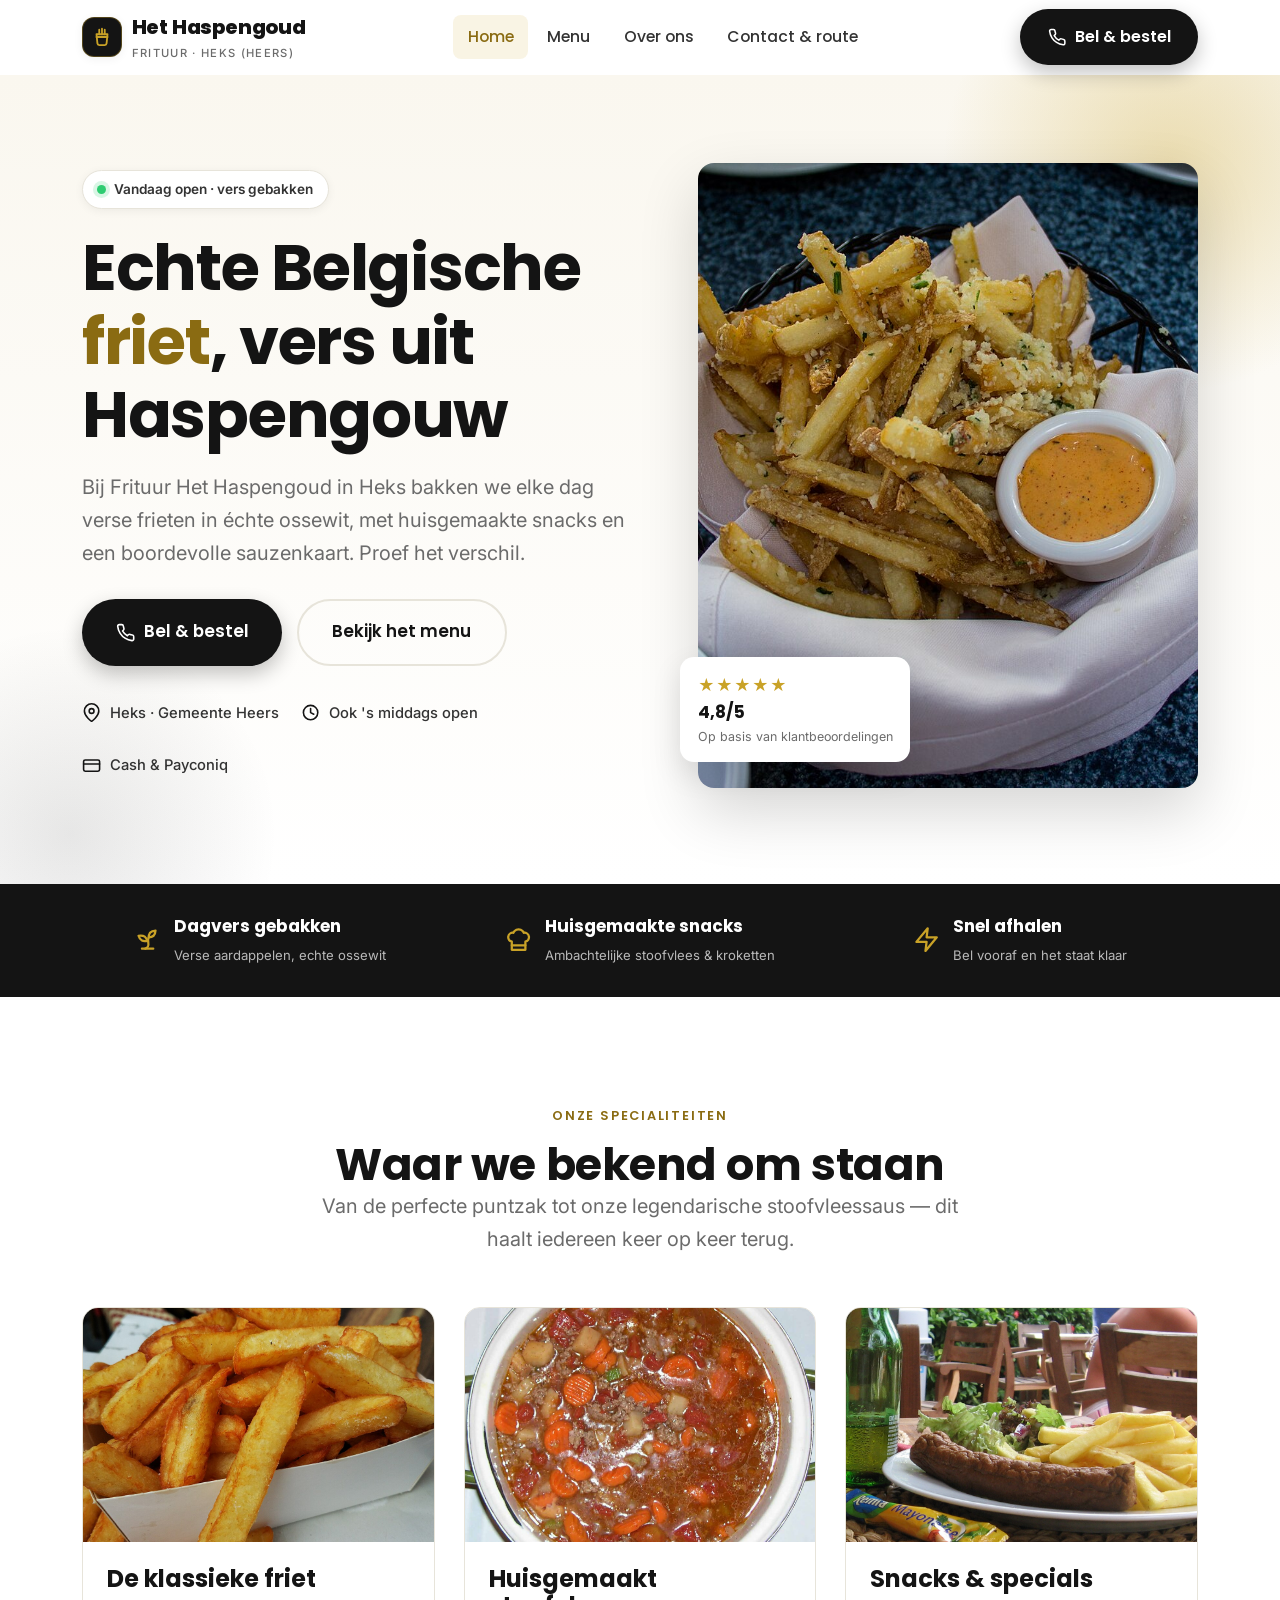
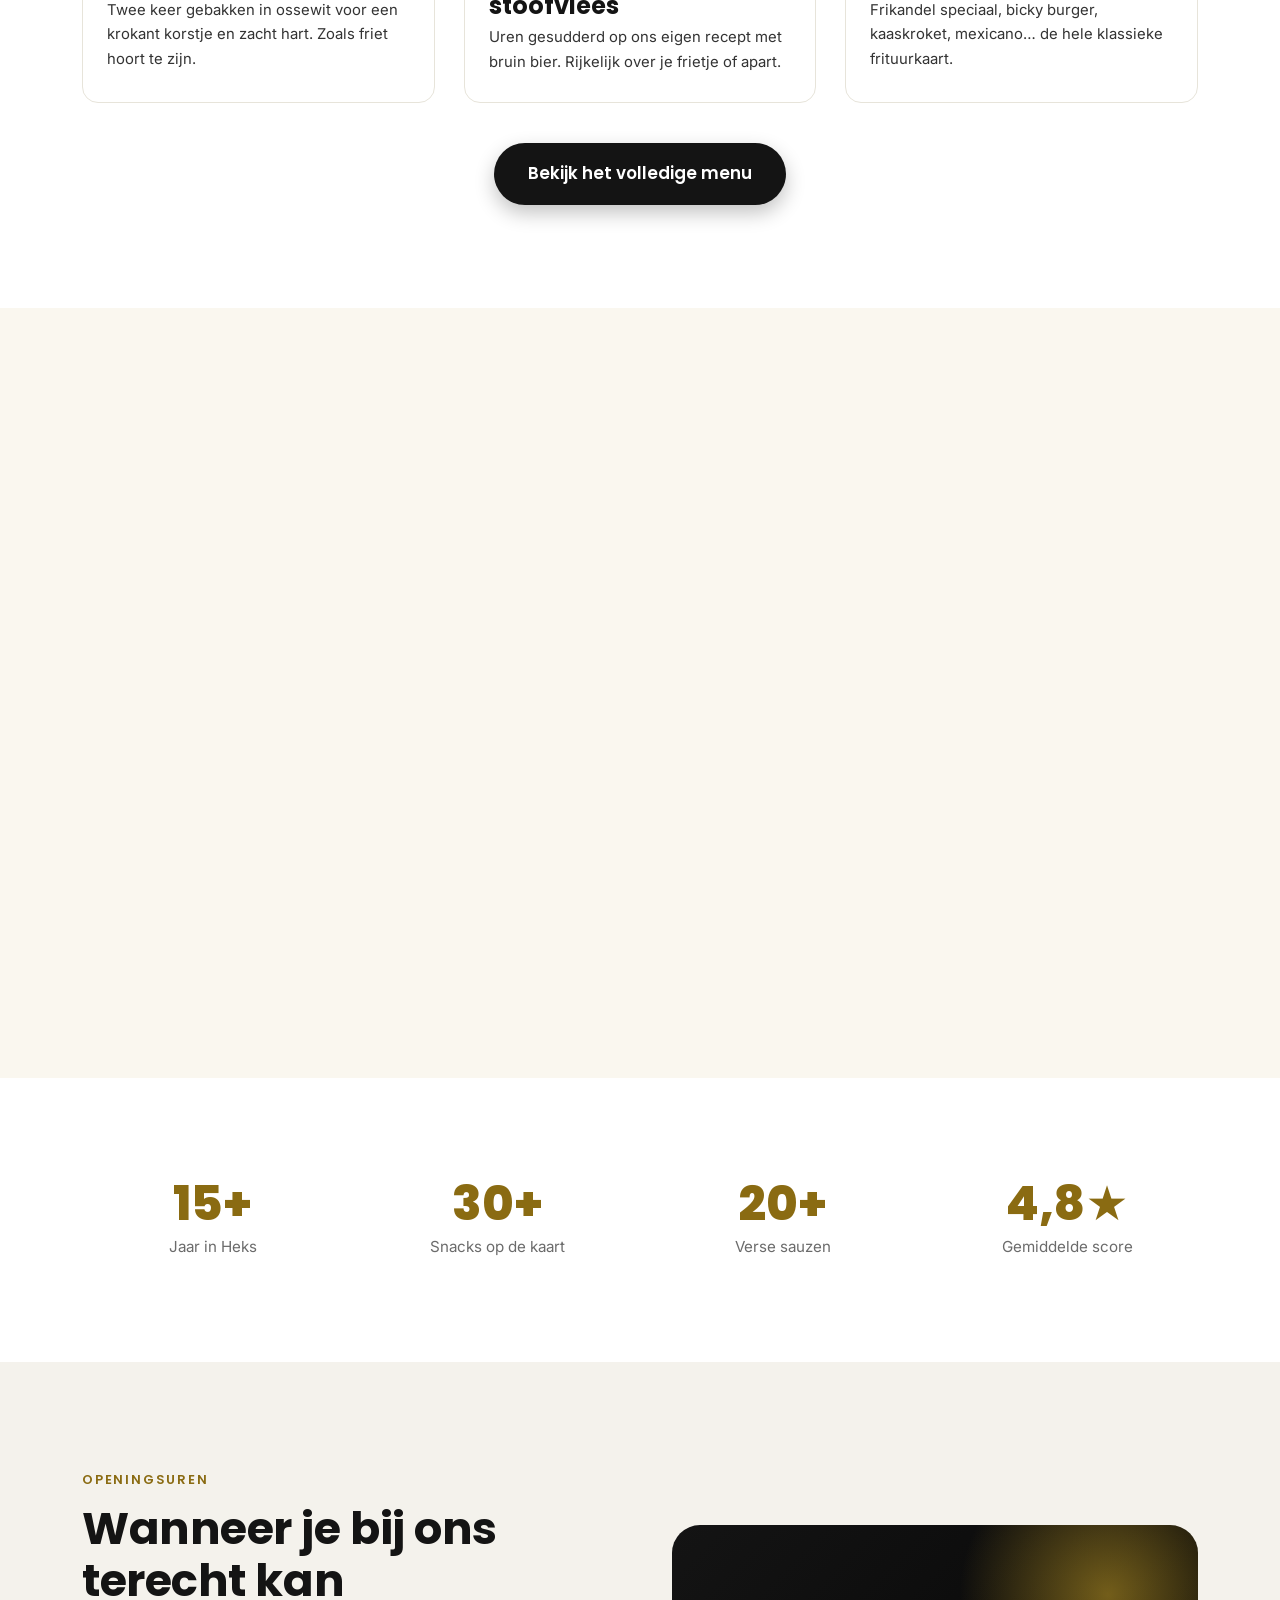
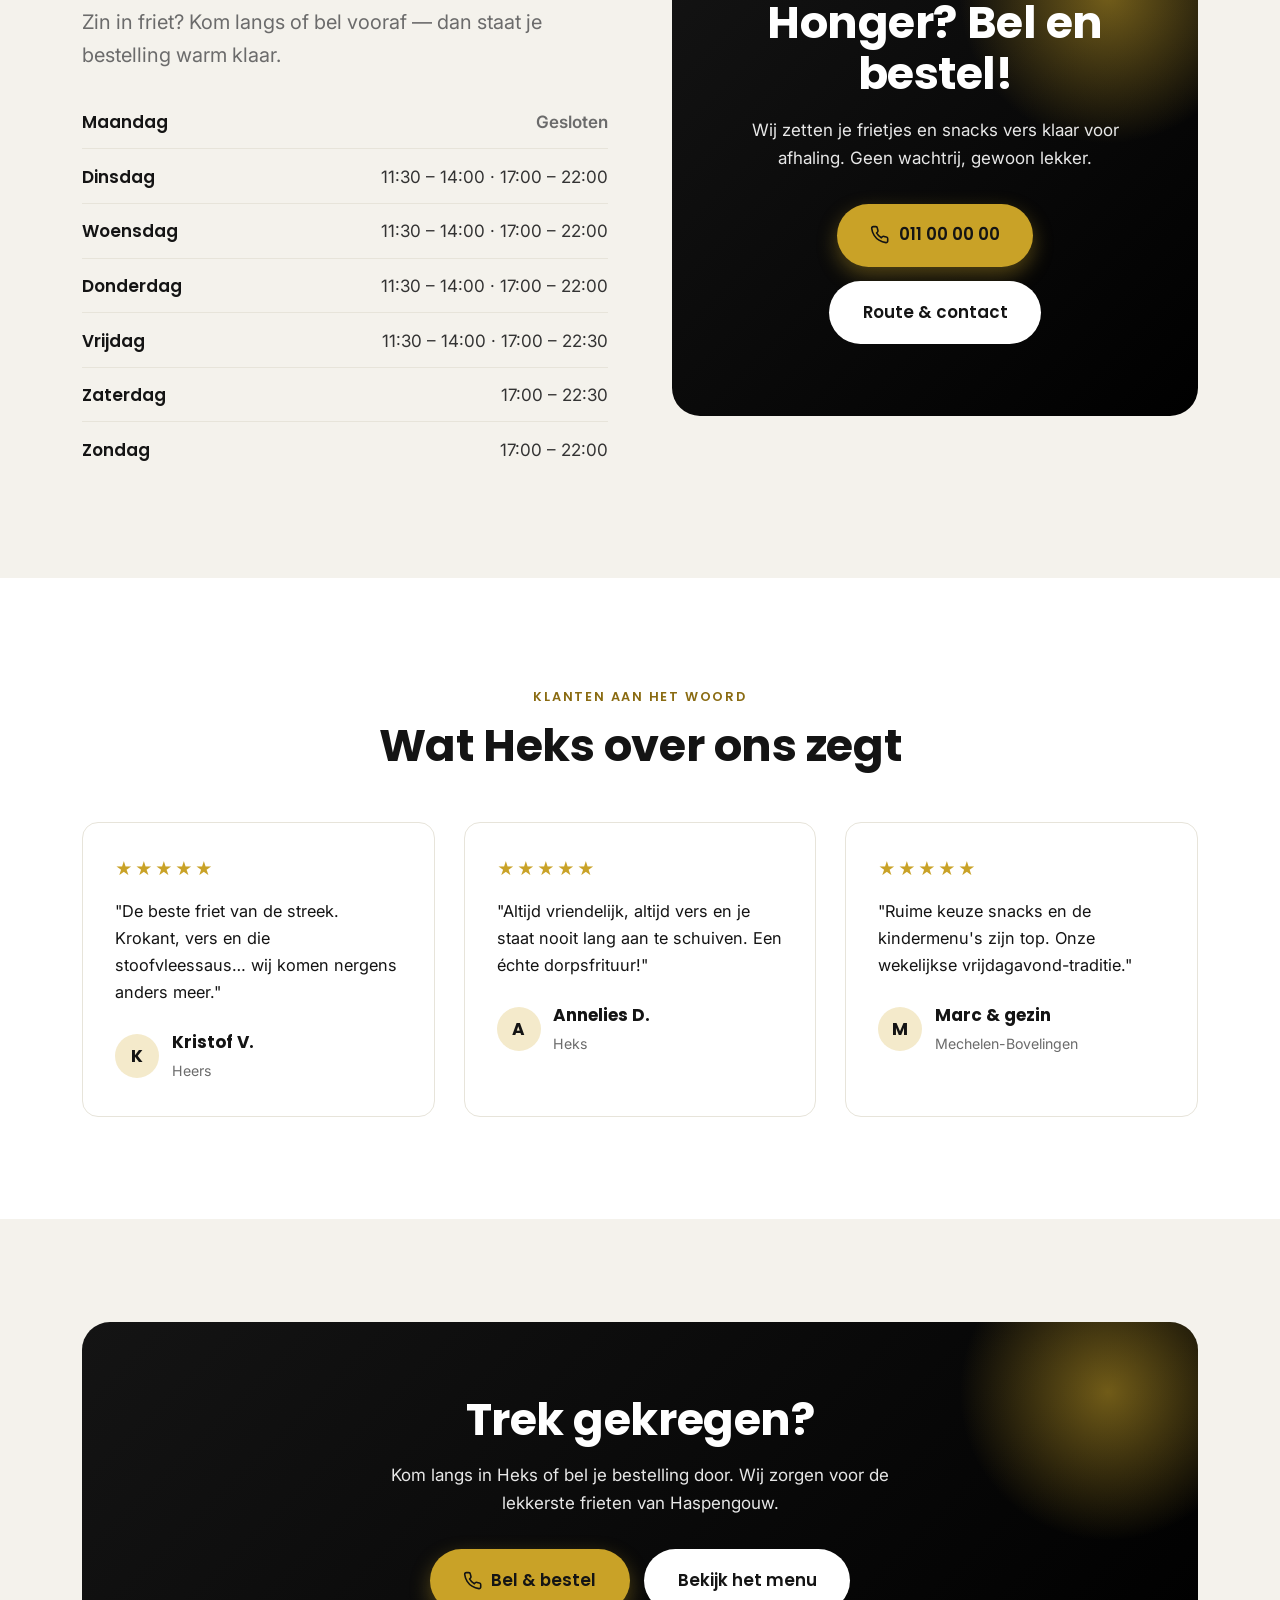
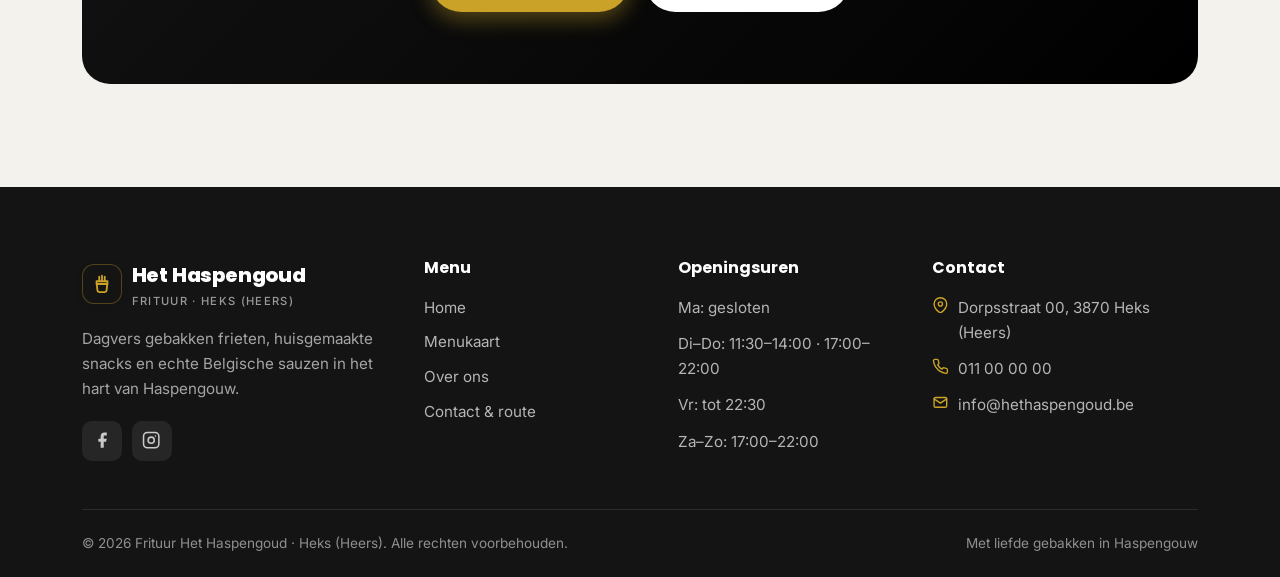
<file: index.html>
<!DOCTYPE html>
<html lang="nl">
<head>
  <meta charset="UTF-8" />
  <meta name="viewport" content="width=device-width, initial-scale=1.0" />
  <title>Frituur Het Haspengoud — Verse Belgische friet in Heks (Heers)</title>
  <meta name="description" content="Frituur Het Haspengoud in Heks (Heers): dagvers gebakken frieten, huisgemaakte snacks en echte Belgische sauzen. Afhalen? Bel en bestel of kom langs in Haspengouw." />
  <meta name="keywords" content="frituur Heks, frituur Heers, friet Haspengouw, frituur Limburg, verse friet, snackbar Heers" />

  <!-- Open Graph -->
  <meta property="og:type" content="restaurant" />
  <meta property="og:title" content="Frituur Het Haspengoud — Verse Belgische friet in Heks (Heers)" />
  <meta property="og:description" content="Dagvers gebakken frieten, huisgemaakte snacks en echte Belgische sauzen in het hart van Haspengouw." />
  <meta property="og:locale" content="nl_BE" />
  <meta property="og:image" content="images/hero-friet.jpg" />

  <link rel="preconnect" href="https://fonts.googleapis.com" />
  <link rel="preconnect" href="https://fonts.gstatic.com" crossorigin />
  <link href="https://fonts.googleapis.com/css2?family=Poppins:wght@500;600;700;800&family=Inter:wght@400;500;600&display=swap" rel="stylesheet" />
  <link rel="stylesheet" href="styles.css" />
</head>
<body>

  <!-- ============ SVG ICON SPRITE (verborgen) ============ -->
  <svg xmlns="http://www.w3.org/2000/svg" style="display:none" aria-hidden="true">
    <symbol id="i-fries" viewBox="0 0 24 24"><path d="M6 9h12l-1 10a2 2 0 0 1-2 1.8H9a2 2 0 0 1-2-1.8L6 9z"/><path d="M9 9V4M12 9V3M15 9V4"/><path d="M6 12h12"/></symbol>
    <symbol id="i-sprout" viewBox="0 0 24 24"><path d="M7 20h10"/><path d="M10 20c5.5-2.5.8-6.4 3-10"/><path d="M9.5 9.4c1.1.8 1.8 2.2 2.3 3.7-2 .4-3.5.4-4.8-.3-1.2-.6-2.3-1.9-3-4.2 2.8-.5 4.4 0 5.5.8z"/><path d="M14.1 6a7 7 0 0 0-1.1 4c1.9-.1 3.3-.6 4.3-1.4 1-1 1.6-2.3 1.7-4.6-2.7.1-4 1-4.9 2z"/></symbol>
    <symbol id="i-chef" viewBox="0 0 24 24"><path d="M6 13.87A4 4 0 0 1 7.41 6a5.11 5.11 0 0 1 1.05-1.54 5 5 0 0 1 7.08 0A5.11 5.11 0 0 1 16.59 6 4 4 0 0 1 18 13.87V21H6Z"/><line x1="6" y1="17" x2="18" y2="17"/></symbol>
    <symbol id="i-bolt" viewBox="0 0 24 24"><polygon points="13 2 3 14 12 14 11 22 21 10 12 10 13 2"/></symbol>
    <symbol id="i-phone" viewBox="0 0 24 24"><path d="M22 16.92v3a2 2 0 0 1-2.18 2 19.79 19.79 0 0 1-8.63-3.07 19.5 19.5 0 0 1-6-6 19.79 19.79 0 0 1-3.07-8.67A2 2 0 0 1 4.11 2h3a2 2 0 0 1 2 1.72c.13.96.36 1.9.7 2.81a2 2 0 0 1-.45 2.11L8.09 9.91a16 16 0 0 0 6 6l1.27-1.27a2 2 0 0 1 2.11-.45c.91.34 1.85.57 2.81.7A2 2 0 0 1 22 16.92z"/></symbol>
    <symbol id="i-pin" viewBox="0 0 24 24"><path d="M21 10c0 7-9 13-9 13s-9-6-9-13a9 9 0 0 1 18 0z"/><circle cx="12" cy="10" r="3"/></symbol>
    <symbol id="i-clock" viewBox="0 0 24 24"><circle cx="12" cy="12" r="9"/><polyline points="12 7 12 12 16 14"/></symbol>
    <symbol id="i-mail" viewBox="0 0 24 24"><rect x="3" y="5" width="18" height="14" rx="2"/><path d="m3 7 9 6 9-6"/></symbol>
    <symbol id="i-card" viewBox="0 0 24 24"><rect x="2" y="5" width="20" height="14" rx="2"/><line x1="2" y1="10" x2="22" y2="10"/></symbol>
    <symbol id="i-flame" viewBox="0 0 24 24"><path d="M8.5 14.5A2.5 2.5 0 0 0 11 12c0-1.38-.5-2-1-3-1.07-2.14-.22-4.05 2-6 .5 2.5 2 4.9 4 6.5 2 1.6 3 3.5 3 5.5a7 7 0 1 1-14 0c0-1.15.43-2.29 1-3a2.5 2.5 0 0 0 2.5 2.5z"/></symbol>
    <symbol id="i-heart" viewBox="0 0 24 24"><path d="M20.8 4.6a5.5 5.5 0 0 0-7.8 0L12 5.7l-1.1-1.1a5.5 5.5 0 1 0-7.8 7.8l1.1 1.1L12 21.2l7.8-7.8 1.1-1.1a5.5 5.5 0 0 0 0-7.8z"/></symbol>
    <symbol id="i-check" viewBox="0 0 24 24"><polyline points="20 6 9 17 4 12"/></symbol>
    <symbol id="i-facebook" viewBox="0 0 24 24"><path d="M18 2h-3a5 5 0 0 0-5 5v3H7v4h3v8h4v-8h3l1-4h-4V7a1 1 0 0 1 1-1h3z"/></symbol>
    <symbol id="i-instagram" viewBox="0 0 24 24"><rect x="2" y="2" width="20" height="20" rx="5"/><circle cx="12" cy="12" r="4"/><line x1="17.5" y1="6.5" x2="17.51" y2="6.5"/></symbol>
  </svg>

  <!-- ============ HEADER ============ -->
  <header class="site-header">
    <div class="container nav">
      <a href="index.html" class="brand" aria-label="Frituur Het Haspengoud — home">
        <span class="brand__mark"><svg class="ico"><use href="#i-fries"/></svg></span>
        <span>Het Haspengoud<small>Frituur · Heks (Heers)</small></span>
      </a>

      <nav class="nav-links" aria-label="Hoofdmenu">
        <a href="index.html">Home</a>
        <a href="menu.html">Menu</a>
        <a href="over-ons.html">Over ons</a>
        <a href="contact.html">Contact &amp; route</a>
      </nav>

      <div class="nav-cta">
        <!-- VERVANG telefoonnummer overal door je échte nummer -->
        <a href="tel:+3211000000" class="btn btn--primary nav-call" aria-label="Bel en bestel"><svg class="ico"><use href="#i-phone"/></svg><span class="nav-call__label"> Bel &amp; bestel</span></a>
        <button class="nav-toggle" aria-label="Menu openen" aria-expanded="false" aria-controls="hoofdmenu">
          <span></span><span></span><span></span>
        </button>
      </div>
    </div>
  </header>

  <main>
    <!-- ============ HERO ============ -->
    <section class="hero">
      <div class="container hero__grid">
        <div class="hero__content reveal">
          <span class="hero__badge"><span class="dot"></span> Vandaag open · vers gebakken</span>
          <h1>Echte Belgische <span>friet</span>, vers uit Haspengouw</h1>
          <p class="lead">Bij Frituur Het Haspengoud in Heks bakken we elke dag verse frieten in échte ossewit, met huisgemaakte snacks en een boordevolle sauzenkaart. Proef het verschil.</p>
          <div class="btn-row">
            <a href="tel:+3211000000" class="btn btn--primary btn--lg"><svg class="ico"><use href="#i-phone"/></svg> Bel &amp; bestel</a>
            <a href="menu.html" class="btn btn--ghost btn--lg">Bekijk het menu</a>
          </div>
          <div class="hero__meta">
            <div><span class="ic"><svg class="ico"><use href="#i-pin"/></svg></span> Heks · Gemeente Heers</div>
            <div><span class="ic"><svg class="ico"><use href="#i-clock"/></svg></span> Ook 's middags open</div>
            <div><span class="ic"><svg class="ico"><use href="#i-card"/></svg></span> Cash &amp; Payconiq</div>
          </div>
        </div>

        <div class="hero__media reveal d1">
          <!-- FOTO: vervang gerust door een eigen sfeerfoto van je frituur -->
          <img src="images/hero-friet.jpg" alt="Puntzak verse Belgische frieten van Frituur Het Haspengoud" />
          <div class="hero__float">
            <div>
              <div class="stars">★★★★★</div>
              <strong>4,8/5</strong>
              <small>Op basis van klantbeoordelingen</small>
            </div>
          </div>
        </div>
      </div>
    </section>

    <!-- ============ USP STRIP ============ -->
    <section class="strip">
      <div class="container">
        <div class="strip__item"><span class="ic"><svg class="ico"><use href="#i-sprout"/></svg></span><div><strong>Dagvers gebakken</strong><small>Verse aardappelen, echte ossewit</small></div></div>
        <div class="strip__item"><span class="ic"><svg class="ico"><use href="#i-chef"/></svg></span><div><strong>Huisgemaakte snacks</strong><small>Ambachtelijke stoofvlees &amp; kroketten</small></div></div>
        <div class="strip__item"><span class="ic"><svg class="ico"><use href="#i-bolt"/></svg></span><div><strong>Snel afhalen</strong><small>Bel vooraf en het staat klaar</small></div></div>
      </div>
    </section>

    <!-- ============ SPECIALITEITEN ============ -->
    <section class="section">
      <div class="container">
        <div class="section-head text-center reveal">
          <span class="eyebrow">Onze specialiteiten</span>
          <h2>Waar we bekend om staan</h2>
          <p class="lead">Van de perfecte puntzak tot onze legendarische stoofvleessaus — dit haalt iedereen keer op keer terug.</p>
        </div>

        <div class="grid grid--3">
          <article class="spec-card reveal">
            <img src="images/friet.jpg" alt="Puntzak verse frieten met mayonaise" />
            <div class="spec-card__body">
              <h3>De klassieke friet</h3>
              <p>Twee keer gebakken in ossewit voor een krokant korstje en zacht hart. Zoals friet hoort te zijn.</p>
            </div>
          </article>
          <article class="spec-card reveal d1">
            <img src="images/stoofvlees.jpg" alt="Huisgemaakt Vlaams stoofvlees" />
            <div class="spec-card__body">
              <h3>Huisgemaakt stoofvlees</h3>
              <p>Uren gesudderd op ons eigen recept met bruin bier. Rijkelijk over je frietje of apart.</p>
            </div>
          </article>
          <article class="spec-card reveal d2">
            <img src="images/snacks.jpg" alt="Verse gefrituurde snacks zoals frikandel" />
            <div class="spec-card__body">
              <h3>Snacks &amp; specials</h3>
              <p>Frikandel speciaal, bicky burger, kaaskroket, mexicano… de hele klassieke frituurkaart.</p>
            </div>
          </article>
        </div>

        <div class="btn-row center" style="margin-top:2.5rem">
          <a href="menu.html" class="btn btn--primary btn--lg">Bekijk het volledige menu</a>
        </div>
      </div>
    </section>

    <!-- ============ OVER / SPLIT ============ -->
    <section class="section section--cream">
      <div class="container split">
        <div class="reveal">
          <img src="images/frituur.jpg" alt="Sfeerbeeld van een gezellige frituur" />
        </div>
        <div class="reveal d1">
          <span class="eyebrow">Over Het Haspengoud</span>
          <h2>Een échte dorpsfrituur in het hart van Haspengouw</h2>
          <p>Frituur Het Haspengoud is meer dan een frituur — het is een vaste stop voor jong en oud in Heks en omstreken. We werken met verse streekaardappelen, bakken alles op het moment zelf en kennen onze klanten bij naam.</p>
          <ul class="split__list">
            <li><span class="ck"><svg class="ico"><use href="#i-check"/></svg></span> Verse aardappelen, elke dag opnieuw gesneden en gebakken</li>
            <li><span class="ck"><svg class="ico"><use href="#i-check"/></svg></span> Huisgemaakt stoofvlees, curry en kroketten</li>
            <li><span class="ck"><svg class="ico"><use href="#i-check"/></svg></span> Ruime parking en vlot afhalen</li>
            <li><span class="ck"><svg class="ico"><use href="#i-check"/></svg></span> Vriendelijke service met een glimlach</li>
          </ul>
          <div class="btn-row" style="margin-top:1.6rem">
            <a href="over-ons.html" class="btn btn--ghost">Lees ons verhaal</a>
          </div>
        </div>
      </div>
    </section>

    <!-- ============ STATS ============ -->
    <section class="section">
      <div class="container">
        <div class="stats">
          <div class="reveal"><div class="stat__num">15+</div><div class="stat__label">Jaar in Heks</div></div>
          <div class="reveal d1"><div class="stat__num">30+</div><div class="stat__label">Snacks op de kaart</div></div>
          <div class="reveal d2"><div class="stat__num">20+</div><div class="stat__label">Verse sauzen</div></div>
          <div class="reveal d3"><div class="stat__num">4,8★</div><div class="stat__label">Gemiddelde score</div></div>
        </div>
      </div>
    </section>

    <!-- ============ OPENINGSUREN + CTA ============ -->
    <section class="section section--soft" id="uren">
      <div class="container split">
        <div class="reveal">
          <span class="eyebrow">Openingsuren</span>
          <h2>Wanneer je bij ons terecht kan</h2>
          <p class="lead">Zin in friet? Kom langs of bel vooraf — dan staat je bestelling warm klaar.</p>
          <!-- PAS DE OPENINGSUREN AAN naar je échte uren -->
          <div class="hours" style="margin-top:1.5rem">
            <div class="hours__row closed"><span class="hours__day">Maandag</span><span class="hours__time">Gesloten</span></div>
            <div class="hours__row"><span class="hours__day">Dinsdag</span><span class="hours__time">11:30 – 14:00 · 17:00 – 22:00</span></div>
            <div class="hours__row"><span class="hours__day">Woensdag</span><span class="hours__time">11:30 – 14:00 · 17:00 – 22:00</span></div>
            <div class="hours__row"><span class="hours__day">Donderdag</span><span class="hours__time">11:30 – 14:00 · 17:00 – 22:00</span></div>
            <div class="hours__row"><span class="hours__day">Vrijdag</span><span class="hours__time">11:30 – 14:00 · 17:00 – 22:30</span></div>
            <div class="hours__row"><span class="hours__day">Zaterdag</span><span class="hours__time">17:00 – 22:30</span></div>
            <div class="hours__row"><span class="hours__day">Zondag</span><span class="hours__time">17:00 – 22:00</span></div>
          </div>
        </div>
        <div class="reveal d1">
          <div class="cta-block">
            <h2>Honger? Bel en bestel!</h2>
            <p>Wij zetten je frietjes en snacks vers klaar voor afhaling. Geen wachtrij, gewoon lekker.</p>
            <div class="btn-row">
              <a href="tel:+3211000000" class="btn btn--yellow btn--lg"><svg class="ico"><use href="#i-phone"/></svg> 011 00 00 00</a>
              <a href="contact.html" class="btn btn--light btn--lg">Route &amp; contact</a>
            </div>
          </div>
        </div>
      </div>
    </section>

    <!-- ============ TESTIMONIALS ============ -->
    <section class="section">
      <div class="container">
        <div class="section-head text-center reveal">
          <span class="eyebrow">Klanten aan het woord</span>
          <h2>Wat Heks over ons zegt</h2>
        </div>
        <div class="grid grid--3">
          <div class="quote-card reveal">
            <div class="stars">★★★★★</div>
            <p>"De beste friet van de streek. Krokant, vers en die stoofvleessaus… wij komen nergens anders meer."</p>
            <div class="quote-card__who"><span class="quote-card__avatar">K</span><div><strong>Kristof V.</strong><small>Heers</small></div></div>
          </div>
          <div class="quote-card reveal d1">
            <div class="stars">★★★★★</div>
            <p>"Altijd vriendelijk, altijd vers en je staat nooit lang aan te schuiven. Een échte dorpsfrituur!"</p>
            <div class="quote-card__who"><span class="quote-card__avatar">A</span><div><strong>Annelies D.</strong><small>Heks</small></div></div>
          </div>
          <div class="quote-card reveal d2">
            <div class="stars">★★★★★</div>
            <p>"Ruime keuze snacks en de kindermenu's zijn top. Onze wekelijkse vrijdagavond-traditie."</p>
            <div class="quote-card__who"><span class="quote-card__avatar">M</span><div><strong>Marc &amp; gezin</strong><small>Mechelen-Bovelingen</small></div></div>
          </div>
        </div>
      </div>
    </section>

    <!-- ============ SLOT CTA ============ -->
    <section class="section section--soft">
      <div class="container">
        <div class="cta-block reveal">
          <h2>Trek gekregen?</h2>
          <p>Kom langs in Heks of bel je bestelling door. Wij zorgen voor de lekkerste frieten van Haspengouw.</p>
          <div class="btn-row">
            <a href="tel:+3211000000" class="btn btn--yellow btn--lg"><svg class="ico"><use href="#i-phone"/></svg> Bel &amp; bestel</a>
            <a href="menu.html" class="btn btn--light btn--lg">Bekijk het menu</a>
          </div>
        </div>
      </div>
    </section>
  </main>

  <!-- ============ FOOTER ============ -->
  <footer class="site-footer">
    <div class="container">
      <div class="footer-grid">
        <div class="footer-brand">
          <a href="index.html" class="brand"><span class="brand__mark"><svg class="ico"><use href="#i-fries"/></svg></span><span>Het Haspengoud<small>Frituur · Heks (Heers)</small></span></a>
          <p>Dagvers gebakken frieten, huisgemaakte snacks en echte Belgische sauzen in het hart van Haspengouw.</p>
          <div class="socials">
            <!-- VERVANG # door je échte social media links -->
            <a href="#" aria-label="Facebook"><svg class="ico ico--fill"><use href="#i-facebook"/></svg></a>
            <a href="#" aria-label="Instagram"><svg class="ico"><use href="#i-instagram"/></svg></a>
          </div>
        </div>
        <div>
          <h4>Menu</h4>
          <nav class="footer-links">
            <a href="index.html">Home</a>
            <a href="menu.html">Menukaart</a>
            <a href="over-ons.html">Over ons</a>
            <a href="contact.html">Contact &amp; route</a>
          </nav>
        </div>
        <div>
          <h4>Openingsuren</h4>
          <ul class="footer-contact">
            <li>Ma: gesloten</li>
            <li>Di–Do: 11:30–14:00 · 17:00–22:00</li>
            <li>Vr: tot 22:30</li>
            <li>Za–Zo: 17:00–22:00</li>
          </ul>
        </div>
        <div>
          <h4>Contact</h4>
          <ul class="footer-contact">
            <!-- VERVANG met je échte gegevens -->
            <li><svg class="ico"><use href="#i-pin"/></svg> Dorpsstraat 00, 3870 Heks (Heers)</li>
            <li><svg class="ico"><use href="#i-phone"/></svg> <a href="tel:+3211000000">011 00 00 00</a></li>
            <li><svg class="ico"><use href="#i-mail"/></svg> <a href="mailto:info@hethaspengoud.be">info@hethaspengoud.be</a></li>
          </ul>
        </div>
      </div>
      <div class="footer-bottom">
        <span>© <span data-year>2025</span> Frituur Het Haspengoud · Heks (Heers). Alle rechten voorbehouden.</span>
        <span>Met liefde gebakken in Haspengouw</span>
      </div>
    </div>
  </footer>

  <script src="scripts.js"></script>
</body>
</html>
</file>
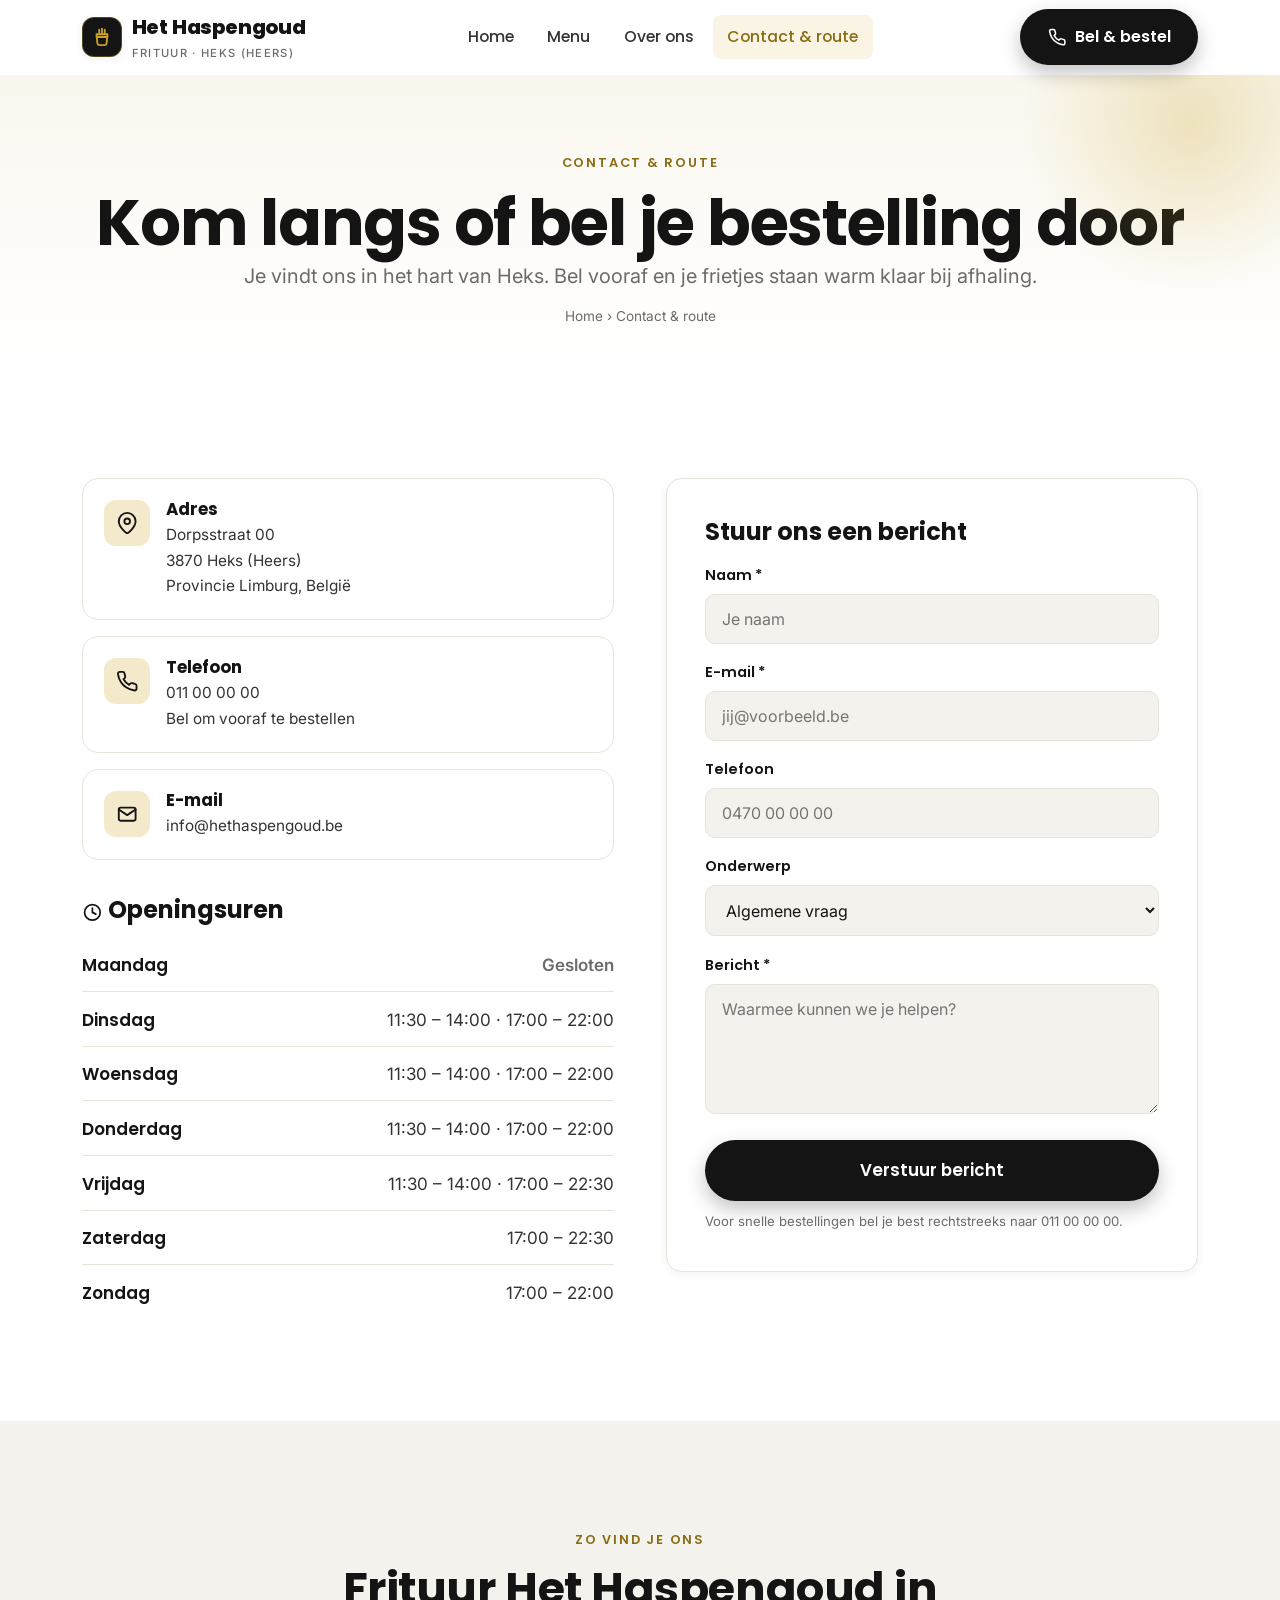
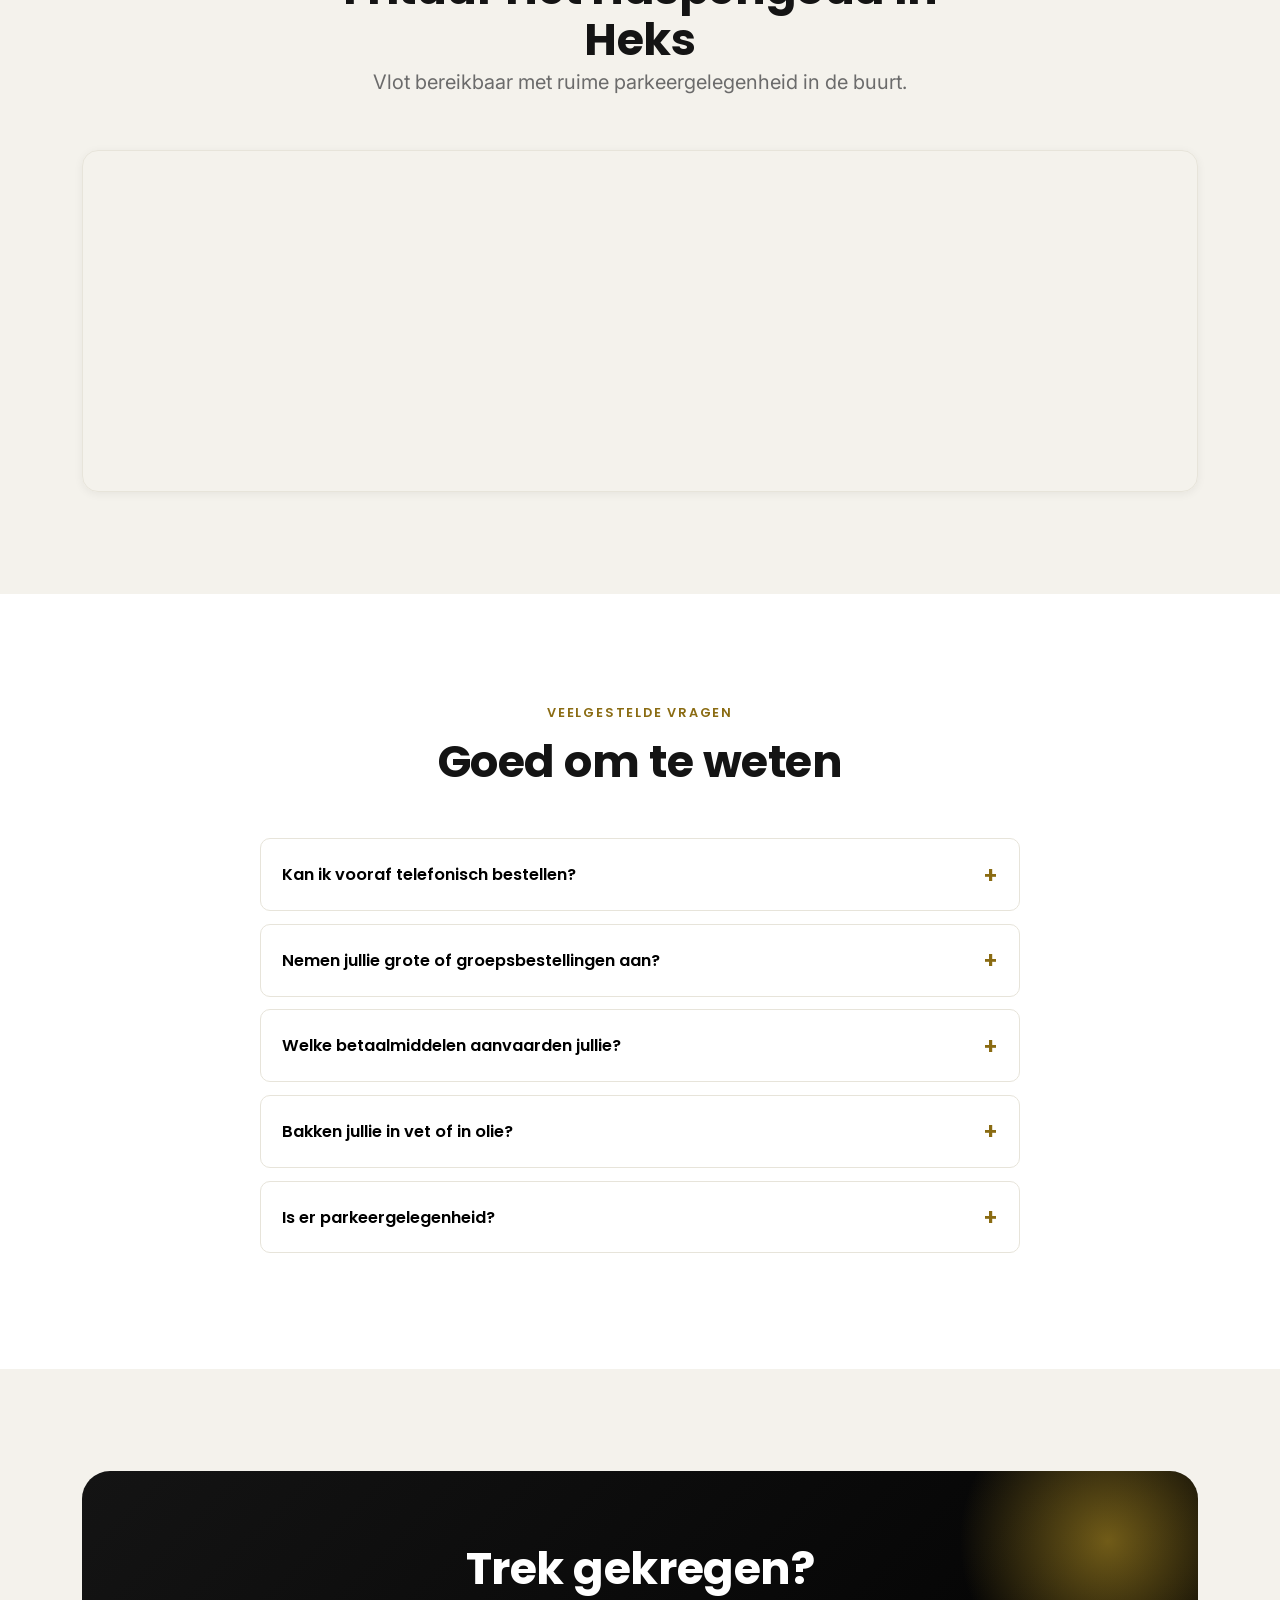
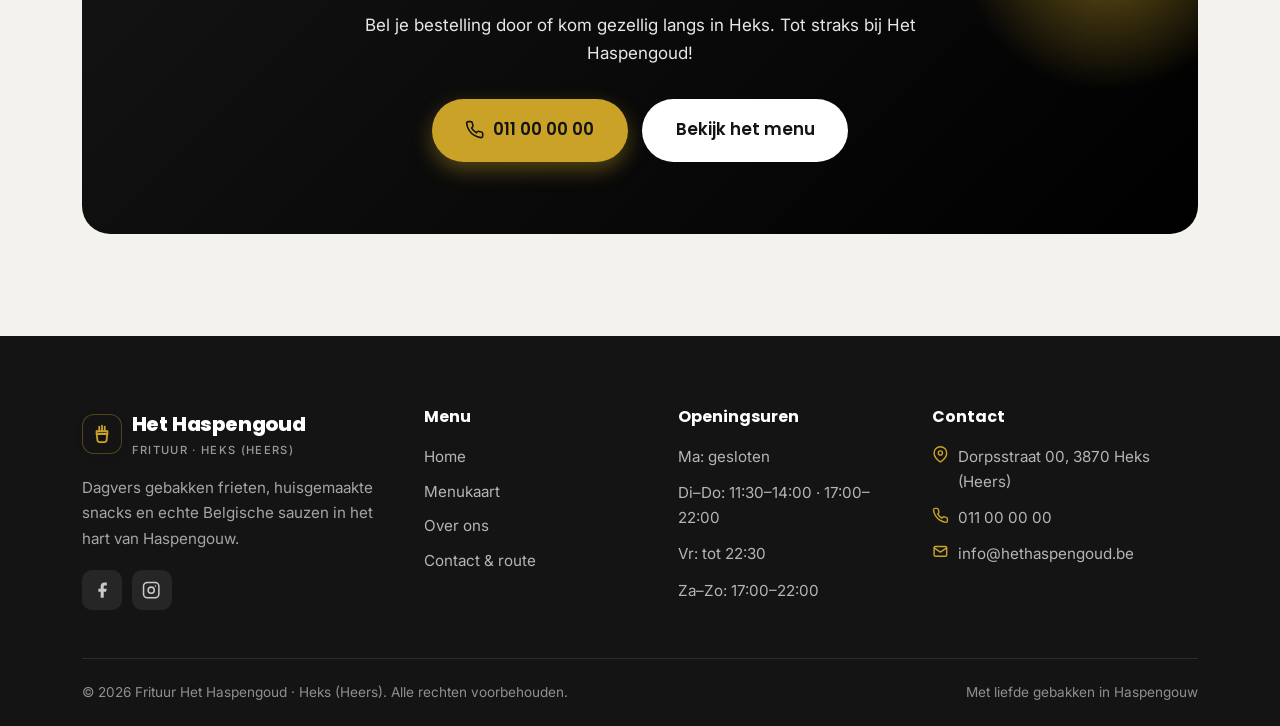
<file: contact.html>
<!DOCTYPE html>
<html lang="nl">
<head>
  <meta charset="UTF-8" />
  <meta name="viewport" content="width=device-width, initial-scale=1.0" />
  <title>Contact &amp; route — Frituur Het Haspengoud, Heks (Heers)</title>
  <meta name="description" content="Contacteer Frituur Het Haspengoud in Heks (Heers): adres, route, openingsuren en telefoonnummer. Bel je bestelling door of stuur ons een bericht." />
  <meta property="og:type" content="website" />
  <meta property="og:title" content="Contact &amp; route — Frituur Het Haspengoud, Heks (Heers)" />
  <meta property="og:description" content="Adres, openingsuren, telefoon en contactformulier van Frituur Het Haspengoud in Haspengouw." />
  <meta property="og:locale" content="nl_BE" />

  <link rel="preconnect" href="https://fonts.googleapis.com" />
  <link rel="preconnect" href="https://fonts.gstatic.com" crossorigin />
  <link href="https://fonts.googleapis.com/css2?family=Poppins:wght@500;600;700;800&family=Inter:wght@400;500;600&display=swap" rel="stylesheet" />
  <link rel="stylesheet" href="styles.css" />
</head>
<body>

  <!-- ============ SVG ICON SPRITE (verborgen) ============ -->
  <svg xmlns="http://www.w3.org/2000/svg" style="display:none" aria-hidden="true">
    <symbol id="i-fries" viewBox="0 0 24 24"><path d="M6 9h12l-1 10a2 2 0 0 1-2 1.8H9a2 2 0 0 1-2-1.8L6 9z"/><path d="M9 9V4M12 9V3M15 9V4"/><path d="M6 12h12"/></symbol>
    <symbol id="i-phone" viewBox="0 0 24 24"><path d="M22 16.92v3a2 2 0 0 1-2.18 2 19.79 19.79 0 0 1-8.63-3.07 19.5 19.5 0 0 1-6-6 19.79 19.79 0 0 1-3.07-8.67A2 2 0 0 1 4.11 2h3a2 2 0 0 1 2 1.72c.13.96.36 1.9.7 2.81a2 2 0 0 1-.45 2.11L8.09 9.91a16 16 0 0 0 6 6l1.27-1.27a2 2 0 0 1 2.11-.45c.91.34 1.85.57 2.81.7A2 2 0 0 1 22 16.92z"/></symbol>
    <symbol id="i-pin" viewBox="0 0 24 24"><path d="M21 10c0 7-9 13-9 13s-9-6-9-13a9 9 0 0 1 18 0z"/><circle cx="12" cy="10" r="3"/></symbol>
    <symbol id="i-clock" viewBox="0 0 24 24"><circle cx="12" cy="12" r="9"/><polyline points="12 7 12 12 16 14"/></symbol>
    <symbol id="i-mail" viewBox="0 0 24 24"><rect x="3" y="5" width="18" height="14" rx="2"/><path d="m3 7 9 6 9-6"/></symbol>
    <symbol id="i-check" viewBox="0 0 24 24"><polyline points="20 6 9 17 4 12"/></symbol>
    <symbol id="i-facebook" viewBox="0 0 24 24"><path d="M18 2h-3a5 5 0 0 0-5 5v3H7v4h3v8h4v-8h3l1-4h-4V7a1 1 0 0 1 1-1h3z"/></symbol>
    <symbol id="i-instagram" viewBox="0 0 24 24"><rect x="2" y="2" width="20" height="20" rx="5"/><circle cx="12" cy="12" r="4"/><line x1="17.5" y1="6.5" x2="17.51" y2="6.5"/></symbol>
  </svg>

  <!-- ============ HEADER ============ -->
  <header class="site-header">
    <div class="container nav">
      <a href="index.html" class="brand" aria-label="Frituur Het Haspengoud — home">
        <span class="brand__mark"><svg class="ico"><use href="#i-fries"/></svg></span>
        <span>Het Haspengoud<small>Frituur · Heks (Heers)</small></span>
      </a>
      <nav class="nav-links" aria-label="Hoofdmenu">
        <a href="index.html">Home</a>
        <a href="menu.html">Menu</a>
        <a href="over-ons.html">Over ons</a>
        <a href="contact.html">Contact &amp; route</a>
      </nav>
      <div class="nav-cta">
        <a href="tel:+3211000000" class="btn btn--primary nav-call" aria-label="Bel en bestel"><svg class="ico"><use href="#i-phone"/></svg><span class="nav-call__label"> Bel &amp; bestel</span></a>
        <button class="nav-toggle" aria-label="Menu openen" aria-expanded="false"><span></span><span></span><span></span></button>
      </div>
    </div>
  </header>

  <main>
    <!-- ============ PAGE HERO ============ -->
    <section class="page-hero">
      <div class="container">
        <span class="eyebrow">Contact &amp; route</span>
        <h1>Kom langs of bel je bestelling door</h1>
        <p class="lead">Je vindt ons in het hart van Heks. Bel vooraf en je frietjes staan warm klaar bij afhaling.</p>
        <p class="crumbs"><a href="index.html">Home</a> › Contact &amp; route</p>
      </div>
    </section>

    <!-- ============ CONTACT INFO + FORM ============ -->
    <section class="section">
      <div class="container contact-grid">

        <!-- Linkerkolom: info + uren -->
        <div class="reveal">
          <div class="info-stack">
            <div class="info-card">
              <span class="ic"><svg class="ico"><use href="#i-pin"/></svg></span>
              <div>
                <h3>Adres</h3>
                <!-- VERVANG met je échte straat en huisnummer -->
                <p>Dorpsstraat 00<br />3870 Heks (Heers)<br />Provincie Limburg, België</p>
              </div>
            </div>
            <div class="info-card">
              <span class="ic"><svg class="ico"><use href="#i-phone"/></svg></span>
              <div>
                <h3>Telefoon</h3>
                <!-- VERVANG met je échte nummer -->
                <p><a href="tel:+3211000000">011 00 00 00</a><br />Bel om vooraf te bestellen</p>
              </div>
            </div>
            <div class="info-card">
              <span class="ic"><svg class="ico"><use href="#i-mail"/></svg></span>
              <div>
                <h3>E-mail</h3>
                <p><a href="mailto:info@hethaspengoud.be">info@hethaspengoud.be</a></p>
              </div>
            </div>
          </div>

          <!-- Openingsuren -->
          <h3 style="margin:2.2rem 0 1rem"><svg class="ico heading-ico"><use href="#i-clock"/></svg>Openingsuren</h3>
          <!-- PAS DE OPENINGSUREN AAN naar je échte uren -->
          <div class="hours">
            <div class="hours__row closed"><span class="hours__day">Maandag</span><span class="hours__time">Gesloten</span></div>
            <div class="hours__row"><span class="hours__day">Dinsdag</span><span class="hours__time">11:30 – 14:00 · 17:00 – 22:00</span></div>
            <div class="hours__row"><span class="hours__day">Woensdag</span><span class="hours__time">11:30 – 14:00 · 17:00 – 22:00</span></div>
            <div class="hours__row"><span class="hours__day">Donderdag</span><span class="hours__time">11:30 – 14:00 · 17:00 – 22:00</span></div>
            <div class="hours__row"><span class="hours__day">Vrijdag</span><span class="hours__time">11:30 – 14:00 · 17:00 – 22:30</span></div>
            <div class="hours__row"><span class="hours__day">Zaterdag</span><span class="hours__time">17:00 – 22:30</span></div>
            <div class="hours__row"><span class="hours__day">Zondag</span><span class="hours__time">17:00 – 22:00</span></div>
          </div>
        </div>

        <!-- Rechterkolom: formulier -->
        <div class="reveal d1">
          <form class="form" id="contact-form" novalidate>
            <div class="form-success"><svg class="ico"><use href="#i-check"/></svg> Bedankt voor je bericht! We nemen zo snel mogelijk contact met je op.</div>
            <h3 style="margin-bottom:1.2rem">Stuur ons een bericht</h3>

            <div class="field">
              <label for="naam">Naam *</label>
              <input type="text" id="naam" name="naam" placeholder="Je naam" required />
              <span class="err-msg">Vul je naam in.</span>
            </div>
            <div class="field">
              <label for="email">E-mail *</label>
              <input type="email" id="email" name="email" placeholder="jij@voorbeeld.be" required />
              <span class="err-msg">Vul een geldig e-mailadres in.</span>
            </div>
            <div class="field">
              <label for="tel">Telefoon</label>
              <input type="tel" id="tel" name="tel" placeholder="0470 00 00 00" />
            </div>
            <div class="field">
              <label for="onderwerp">Onderwerp</label>
              <select id="onderwerp" name="onderwerp">
                <option value="algemeen">Algemene vraag</option>
                <option value="groepsbestelling">Grote / groepsbestelling</option>
                <option value="feedback">Feedback</option>
                <option value="anders">Iets anders</option>
              </select>
            </div>
            <div class="field">
              <label for="bericht">Bericht *</label>
              <textarea id="bericht" name="bericht" placeholder="Waarmee kunnen we je helpen?" required></textarea>
              <span class="err-msg">Schrijf even een berichtje.</span>
            </div>

            <button type="submit" class="btn btn--primary btn--lg" style="width:100%">Verstuur bericht</button>
            <p class="form-note">Voor snelle bestellingen bel je best rechtstreeks naar <a href="tel:+3211000000">011 00 00 00</a>.</p>
          </form>
        </div>
      </div>
    </section>

    <!-- ============ KAART ============ -->
    <section class="section section--soft">
      <div class="container">
        <div class="section-head text-center reveal">
          <span class="eyebrow">Zo vind je ons</span>
          <h2>Frituur Het Haspengoud in Heks</h2>
          <p class="lead">Vlot bereikbaar met ruime parkeergelegenheid in de buurt.</p>
        </div>
        <div class="map-embed reveal">
          <!--
            VERVANG onderstaande iframe door je échte Google Maps embed:
            Google Maps → zoek je frituur → Delen → Kaart insluiten → kopieer de <iframe>.
            Onderstaande toont voorlopig de omgeving van Heks (Heers).
          -->
          <iframe
            title="Locatie Frituur Het Haspengoud, Heks (Heers)"
            src="https://www.google.com/maps?q=Heks,%20Heers,%20Belgi%C3%AB&output=embed"
            loading="lazy"
            referrerpolicy="no-referrer-when-downgrade"></iframe>
        </div>
      </div>
    </section>

    <!-- ============ FAQ ============ -->
    <section class="section">
      <div class="container">
        <div class="section-head text-center reveal">
          <span class="eyebrow">Veelgestelde vragen</span>
          <h2>Goed om te weten</h2>
        </div>
        <div class="faq">
          <div class="faq-item reveal">
            <button class="faq-q" aria-expanded="false">Kan ik vooraf telefonisch bestellen?<span class="plus">+</span></button>
            <div class="faq-a"><p>Zeker! Bel ons op <a href="tel:+3211000000">011 00 00 00</a> en geef je bestelling door. We zeggen je meteen wanneer alles vers en warm klaarstaat voor afhaling.</p></div>
          </div>
          <div class="faq-item reveal">
            <button class="faq-q" aria-expanded="false">Nemen jullie grote of groepsbestellingen aan?<span class="plus">+</span></button>
            <div class="faq-a"><p>Jazeker. Voor feestjes, verenigingen of grote groepen bel je best even op voorhand of gebruik je het contactformulier, zodat we alles vlot kunnen voorbereiden.</p></div>
          </div>
          <div class="faq-item reveal">
            <button class="faq-q" aria-expanded="false">Welke betaalmiddelen aanvaarden jullie?<span class="plus">+</span></button>
            <div class="faq-a"><p>Je kan bij ons betalen met cash en met Payconiq / Bancontact. Handig en snel.</p></div>
          </div>
          <div class="faq-item reveal">
            <button class="faq-q" aria-expanded="false">Bakken jullie in vet of in olie?<span class="plus">+</span></button>
            <div class="faq-a"><p>Onze frieten bakken we in échte ossewit voor die authentieke Belgische smaak. Heb je een vraag over allergenen of ingrediënten? Vraag het gerust aan de toog.</p></div>
          </div>
          <div class="faq-item reveal">
            <button class="faq-q" aria-expanded="false">Is er parkeergelegenheid?<span class="plus">+</span></button>
            <div class="faq-a"><p>Ja, er is vlotte parkeergelegenheid in de buurt van de frituur, zodat je snel kan afhalen.</p></div>
          </div>
        </div>
      </div>
    </section>

    <!-- ============ SLOT CTA ============ -->
    <section class="section section--soft">
      <div class="container">
        <div class="cta-block reveal">
          <h2>Trek gekregen?</h2>
          <p>Bel je bestelling door of kom gezellig langs in Heks. Tot straks bij Het Haspengoud!</p>
          <div class="btn-row">
            <a href="tel:+3211000000" class="btn btn--yellow btn--lg"><svg class="ico"><use href="#i-phone"/></svg> 011 00 00 00</a>
            <a href="menu.html" class="btn btn--light btn--lg">Bekijk het menu</a>
          </div>
        </div>
      </div>
    </section>
  </main>

  <!-- ============ FOOTER ============ -->
  <footer class="site-footer">
    <div class="container">
      <div class="footer-grid">
        <div class="footer-brand">
          <a href="index.html" class="brand"><span class="brand__mark"><svg class="ico"><use href="#i-fries"/></svg></span><span>Het Haspengoud<small>Frituur · Heks (Heers)</small></span></a>
          <p>Dagvers gebakken frieten, huisgemaakte snacks en echte Belgische sauzen in het hart van Haspengouw.</p>
          <div class="socials">
            <a href="#" aria-label="Facebook"><svg class="ico ico--fill"><use href="#i-facebook"/></svg></a>
            <a href="#" aria-label="Instagram"><svg class="ico"><use href="#i-instagram"/></svg></a>
          </div>
        </div>
        <div>
          <h4>Menu</h4>
          <nav class="footer-links">
            <a href="index.html">Home</a>
            <a href="menu.html">Menukaart</a>
            <a href="over-ons.html">Over ons</a>
            <a href="contact.html">Contact &amp; route</a>
          </nav>
        </div>
        <div>
          <h4>Openingsuren</h4>
          <ul class="footer-contact">
            <li>Ma: gesloten</li>
            <li>Di–Do: 11:30–14:00 · 17:00–22:00</li>
            <li>Vr: tot 22:30</li>
            <li>Za–Zo: 17:00–22:00</li>
          </ul>
        </div>
        <div>
          <h4>Contact</h4>
          <ul class="footer-contact">
            <li><svg class="ico"><use href="#i-pin"/></svg> Dorpsstraat 00, 3870 Heks (Heers)</li>
            <li><svg class="ico"><use href="#i-phone"/></svg> <a href="tel:+3211000000">011 00 00 00</a></li>
            <li><svg class="ico"><use href="#i-mail"/></svg> <a href="mailto:info@hethaspengoud.be">info@hethaspengoud.be</a></li>
          </ul>
        </div>
      </div>
      <div class="footer-bottom">
        <span>© <span data-year>2025</span> Frituur Het Haspengoud · Heks (Heers). Alle rechten voorbehouden.</span>
        <span>Met liefde gebakken in Haspengouw</span>
      </div>
    </div>
  </footer>

  <script src="scripts.js"></script>
</body>
</html>
</file>
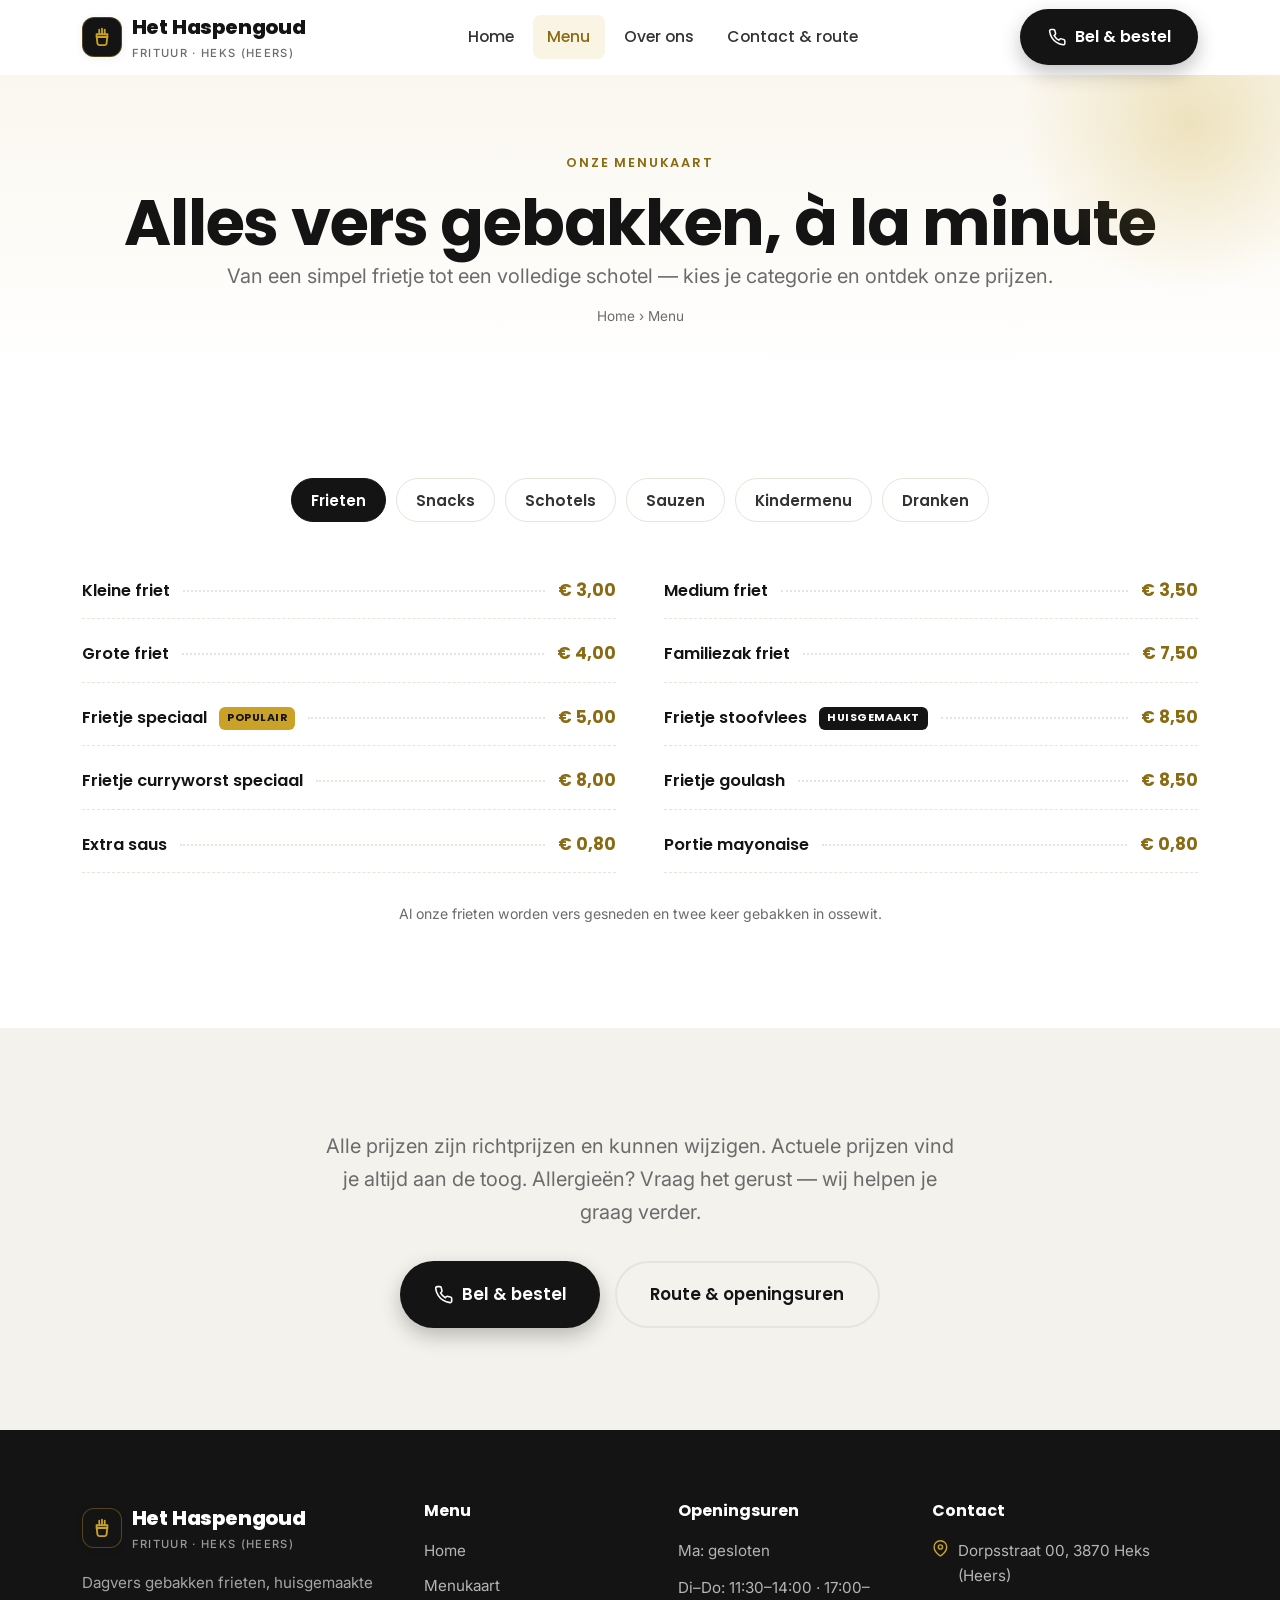
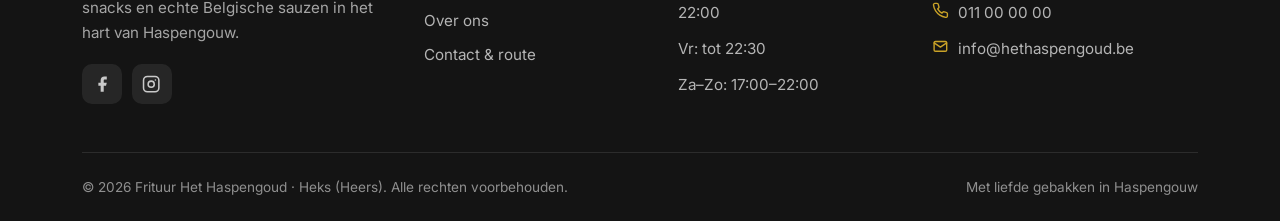
<file: menu.html>
<!DOCTYPE html>
<html lang="nl">
<head>
  <meta charset="UTF-8" />
  <meta name="viewport" content="width=device-width, initial-scale=1.0" />
  <title>Menukaart — Frituur Het Haspengoud in Heks (Heers)</title>
  <meta name="description" content="Ontdek de menukaart van Frituur Het Haspengoud: verse frieten, huisgemaakte snacks, ruime sauzenkaart, schotels, kindermenu's en dranken. Alle prijzen op een rij." />
  <meta property="og:type" content="restaurant.menu" />
  <meta property="og:title" content="Menukaart — Frituur Het Haspengoud, Heks (Heers)" />
  <meta property="og:description" content="Verse frieten, snacks, sauzen, schotels en kindermenu's in Haspengouw." />
  <meta property="og:locale" content="nl_BE" />

  <link rel="preconnect" href="https://fonts.googleapis.com" />
  <link rel="preconnect" href="https://fonts.gstatic.com" crossorigin />
  <link href="https://fonts.googleapis.com/css2?family=Poppins:wght@500;600;700;800&family=Inter:wght@400;500;600&display=swap" rel="stylesheet" />
  <link rel="stylesheet" href="styles.css" />
</head>
<body>

  <!-- ============ SVG ICON SPRITE (verborgen) ============ -->
  <svg xmlns="http://www.w3.org/2000/svg" style="display:none" aria-hidden="true">
    <symbol id="i-fries" viewBox="0 0 24 24"><path d="M6 9h12l-1 10a2 2 0 0 1-2 1.8H9a2 2 0 0 1-2-1.8L6 9z"/><path d="M9 9V4M12 9V3M15 9V4"/><path d="M6 12h12"/></symbol>
    <symbol id="i-phone" viewBox="0 0 24 24"><path d="M22 16.92v3a2 2 0 0 1-2.18 2 19.79 19.79 0 0 1-8.63-3.07 19.5 19.5 0 0 1-6-6 19.79 19.79 0 0 1-3.07-8.67A2 2 0 0 1 4.11 2h3a2 2 0 0 1 2 1.72c.13.96.36 1.9.7 2.81a2 2 0 0 1-.45 2.11L8.09 9.91a16 16 0 0 0 6 6l1.27-1.27a2 2 0 0 1 2.11-.45c.91.34 1.85.57 2.81.7A2 2 0 0 1 22 16.92z"/></symbol>
    <symbol id="i-pin" viewBox="0 0 24 24"><path d="M21 10c0 7-9 13-9 13s-9-6-9-13a9 9 0 0 1 18 0z"/><circle cx="12" cy="10" r="3"/></symbol>
    <symbol id="i-mail" viewBox="0 0 24 24"><rect x="3" y="5" width="18" height="14" rx="2"/><path d="m3 7 9 6 9-6"/></symbol>
    <symbol id="i-facebook" viewBox="0 0 24 24"><path d="M18 2h-3a5 5 0 0 0-5 5v3H7v4h3v8h4v-8h3l1-4h-4V7a1 1 0 0 1 1-1h3z"/></symbol>
    <symbol id="i-instagram" viewBox="0 0 24 24"><rect x="2" y="2" width="20" height="20" rx="5"/><circle cx="12" cy="12" r="4"/><line x1="17.5" y1="6.5" x2="17.51" y2="6.5"/></symbol>
  </svg>

  <!-- ============ HEADER ============ -->
  <header class="site-header">
    <div class="container nav">
      <a href="index.html" class="brand" aria-label="Frituur Het Haspengoud — home">
        <span class="brand__mark"><svg class="ico"><use href="#i-fries"/></svg></span>
        <span>Het Haspengoud<small>Frituur · Heks (Heers)</small></span>
      </a>
      <nav class="nav-links" aria-label="Hoofdmenu">
        <a href="index.html">Home</a>
        <a href="menu.html">Menu</a>
        <a href="over-ons.html">Over ons</a>
        <a href="contact.html">Contact &amp; route</a>
      </nav>
      <div class="nav-cta">
        <a href="tel:+3211000000" class="btn btn--primary nav-call" aria-label="Bel en bestel"><svg class="ico"><use href="#i-phone"/></svg><span class="nav-call__label"> Bel &amp; bestel</span></a>
        <button class="nav-toggle" aria-label="Menu openen" aria-expanded="false"><span></span><span></span><span></span></button>
      </div>
    </div>
  </header>

  <main>
    <!-- ============ PAGE HERO ============ -->
    <section class="page-hero">
      <div class="container">
        <span class="eyebrow">Onze menukaart</span>
        <h1>Alles vers gebakken, à la minute</h1>
        <p class="lead">Van een simpel frietje tot een volledige schotel — kies je categorie en ontdek onze prijzen.</p>
        <p class="crumbs"><a href="index.html">Home</a> › Menu</p>
      </div>
    </section>

    <!-- ============ MENU ============ -->
    <section class="section">
      <div class="container">

        <!-- Tabs -->
        <div class="menu-tabs" role="tablist" aria-label="Menucategorieën">
          <button class="menu-tab active" data-tab="frieten" role="tab">Frieten</button>
          <button class="menu-tab" data-tab="snacks" role="tab">Snacks</button>
          <button class="menu-tab" data-tab="schotels" role="tab">Schotels</button>
          <button class="menu-tab" data-tab="sauzen" role="tab">Sauzen</button>
          <button class="menu-tab" data-tab="kinderen" role="tab">Kindermenu</button>
          <button class="menu-tab" data-tab="dranken" role="tab">Dranken</button>
        </div>

        <!-- FRIETEN -->
        <div class="menu-panel active" data-panel="frieten">
          <div class="menu-list">
            <div class="menu-item"><span class="menu-item__name">Kleine friet</span><span class="menu-item__dots"></span><span class="menu-item__price">€ 3,00</span></div>
            <div class="menu-item"><span class="menu-item__name">Medium friet</span><span class="menu-item__dots"></span><span class="menu-item__price">€ 3,50</span></div>
            <div class="menu-item"><span class="menu-item__name">Grote friet</span><span class="menu-item__dots"></span><span class="menu-item__price">€ 4,00</span></div>
            <div class="menu-item"><span class="menu-item__name">Familiezak friet</span><span class="menu-item__dots"></span><span class="menu-item__price">€ 7,50</span></div>
            <div class="menu-item"><span class="menu-item__name">Frietje speciaal <span class="tag">Populair</span></span><span class="menu-item__dots"></span><span class="menu-item__price">€ 5,00</span></div>
            <div class="menu-item"><span class="menu-item__name">Frietje stoofvlees <span class="tag tag--hot">Huisgemaakt</span></span><span class="menu-item__dots"></span><span class="menu-item__price">€ 8,50</span></div>
            <div class="menu-item"><span class="menu-item__name">Frietje curryworst speciaal</span><span class="menu-item__dots"></span><span class="menu-item__price">€ 8,00</span></div>
            <div class="menu-item"><span class="menu-item__name">Frietje goulash</span><span class="menu-item__dots"></span><span class="menu-item__price">€ 8,50</span></div>
            <div class="menu-item"><span class="menu-item__name">Extra saus</span><span class="menu-item__dots"></span><span class="menu-item__price">€ 0,80</span></div>
            <div class="menu-item"><span class="menu-item__name">Portie mayonaise</span><span class="menu-item__dots"></span><span class="menu-item__price">€ 0,80</span></div>
          </div>
          <p class="menu-note">Al onze frieten worden vers gesneden en twee keer gebakken in ossewit.</p>
        </div>

        <!-- SNACKS -->
        <div class="menu-panel" data-panel="snacks">
          <div class="menu-list">
            <div class="menu-item"><span class="menu-item__name">Frikandel</span><span class="menu-item__dots"></span><span class="menu-item__price">€ 2,20</span></div>
            <div class="menu-item"><span class="menu-item__name">Frikandel speciaal <span class="tag">Populair</span></span><span class="menu-item__dots"></span><span class="menu-item__price">€ 3,00</span></div>
            <div class="menu-item"><span class="menu-item__name">Bicky Burger</span><span class="menu-item__dots"></span><span class="menu-item__price">€ 3,80</span></div>
            <div class="menu-item"><span class="menu-item__name">Cervela</span><span class="menu-item__dots"></span><span class="menu-item__price">€ 2,50</span></div>
            <div class="menu-item"><span class="menu-item__name">Curryworst</span><span class="menu-item__dots"></span><span class="menu-item__price">€ 2,50</span></div>
            <div class="menu-item"><span class="menu-item__name">Boulet (gehaktbal)</span><span class="menu-item__dots"></span><span class="menu-item__price">€ 2,50</span></div>
            <div class="menu-item"><span class="menu-item__name">Kipcorn</span><span class="menu-item__dots"></span><span class="menu-item__price">€ 2,80</span></div>
            <div class="menu-item"><span class="menu-item__name">Mexicano</span><span class="menu-item__dots"></span><span class="menu-item__price">€ 2,80</span></div>
            <div class="menu-item"><span class="menu-item__name">Viandel</span><span class="menu-item__dots"></span><span class="menu-item__price">€ 2,50</span></div>
            <div class="menu-item"><span class="menu-item__name">Loempia</span><span class="menu-item__dots"></span><span class="menu-item__price">€ 2,80</span></div>
            <div class="menu-item"><span class="menu-item__name">Kaaskroket</span><span class="menu-item__dots"></span><span class="menu-item__price">€ 2,50</span></div>
            <div class="menu-item"><span class="menu-item__name">Garnaalkroket</span><span class="menu-item__dots"></span><span class="menu-item__price">€ 3,20</span></div>
            <div class="menu-item"><span class="menu-item__name">Bitterballen (6 st.)</span><span class="menu-item__dots"></span><span class="menu-item__price">€ 4,50</span></div>
            <div class="menu-item"><span class="menu-item__name">Sitostick</span><span class="menu-item__dots"></span><span class="menu-item__price">€ 2,80</span></div>
            <div class="menu-item"><span class="menu-item__name">Berehap</span><span class="menu-item__dots"></span><span class="menu-item__price">€ 3,20</span></div>
            <div class="menu-item"><span class="menu-item__name">Kipfilet</span><span class="menu-item__dots"></span><span class="menu-item__price">€ 3,50</span></div>
          </div>
          <p class="menu-note">Vraag gerust naar het volledige snack-aanbod aan de toog.</p>
        </div>

        <!-- SCHOTELS -->
        <div class="menu-panel" data-panel="schotels">
          <div class="menu-list">
            <div class="menu-item"><span class="menu-item__name">Frietje stoofvlees + salade <span class="tag tag--hot">Specialiteit</span></span><span class="menu-item__dots"></span><span class="menu-item__price">€ 12,50</span></div>
            <div class="menu-item"><span class="menu-item__name">Brochette met friet &amp; salade</span><span class="menu-item__dots"></span><span class="menu-item__price">€ 13,00</span></div>
            <div class="menu-item"><span class="menu-item__name">Kipfilet met friet &amp; salade</span><span class="menu-item__dots"></span><span class="menu-item__price">€ 12,00</span></div>
            <div class="menu-item"><span class="menu-item__name">Vol-au-vent met friet</span><span class="menu-item__dots"></span><span class="menu-item__price">€ 13,50</span></div>
            <div class="menu-item"><span class="menu-item__name">Goulash met friet &amp; salade</span><span class="menu-item__dots"></span><span class="menu-item__price">€ 13,00</span></div>
            <div class="menu-item"><span class="menu-item__name">Scampi's met friet</span><span class="menu-item__dots"></span><span class="menu-item__price">€ 14,50</span></div>
          </div>
          <p class="menu-note">Alle schotels worden geserveerd met verse frieten en een frisse salade.</p>
        </div>

        <!-- SAUZEN -->
        <div class="menu-panel" data-panel="sauzen">
          <div class="menu-list">
            <div class="menu-item"><span class="menu-item__name">Mayonaise</span><span class="menu-item__dots"></span><span class="menu-item__price">€ 0,80</span></div>
            <div class="menu-item"><span class="menu-item__name">Ketchup</span><span class="menu-item__dots"></span><span class="menu-item__price">€ 0,80</span></div>
            <div class="menu-item"><span class="menu-item__name">Curry ketchup</span><span class="menu-item__dots"></span><span class="menu-item__price">€ 0,80</span></div>
            <div class="menu-item"><span class="menu-item__name">Andalouse <span class="tag">Populair</span></span><span class="menu-item__dots"></span><span class="menu-item__price">€ 0,90</span></div>
            <div class="menu-item"><span class="menu-item__name">Samurai (pikant)</span><span class="menu-item__dots"></span><span class="menu-item__price">€ 0,90</span></div>
            <div class="menu-item"><span class="menu-item__name">Joppiesaus</span><span class="menu-item__dots"></span><span class="menu-item__price">€ 0,90</span></div>
            <div class="menu-item"><span class="menu-item__name">Tartaar</span><span class="menu-item__dots"></span><span class="menu-item__price">€ 0,90</span></div>
            <div class="menu-item"><span class="menu-item__name">Looksaus</span><span class="menu-item__dots"></span><span class="menu-item__price">€ 0,90</span></div>
            <div class="menu-item"><span class="menu-item__name">Cocktail</span><span class="menu-item__dots"></span><span class="menu-item__price">€ 0,90</span></div>
            <div class="menu-item"><span class="menu-item__name">Pickles</span><span class="menu-item__dots"></span><span class="menu-item__price">€ 0,90</span></div>
            <div class="menu-item"><span class="menu-item__name">Mammoet</span><span class="menu-item__dots"></span><span class="menu-item__price">€ 0,90</span></div>
            <div class="menu-item"><span class="menu-item__name">Brazil</span><span class="menu-item__dots"></span><span class="menu-item__price">€ 0,90</span></div>
          </div>
          <p class="menu-note">Meer dan 20 verse sauzen — vraag naar het volledige aanbod.</p>
        </div>

        <!-- KINDERMENU -->
        <div class="menu-panel" data-panel="kinderen">
          <div class="menu-list">
            <div class="menu-item"><span class="menu-item__name">Kindermenu frikandel + friet + drankje</span><span class="menu-item__dots"></span><span class="menu-item__price">€ 6,50</span></div>
            <div class="menu-item"><span class="menu-item__name">Kindermenu kipnuggets + friet + drankje</span><span class="menu-item__dots"></span><span class="menu-item__price">€ 7,00</span></div>
            <div class="menu-item"><span class="menu-item__name">Kindermenu curryworst + friet + drankje</span><span class="menu-item__dots"></span><span class="menu-item__price">€ 6,50</span></div>
            <div class="menu-item"><span class="menu-item__name">Kleine friet + snack naar keuze</span><span class="menu-item__dots"></span><span class="menu-item__price">€ 5,00</span></div>
          </div>
          <p class="menu-note">Elk kindermenu bevat een klein frietje, een snack én een drankje naar keuze.</p>
        </div>

        <!-- DRANKEN -->
        <div class="menu-panel" data-panel="dranken">
          <div class="menu-list">
            <div class="menu-item"><span class="menu-item__name">Frisdrank (blik 33 cl)</span><span class="menu-item__dots"></span><span class="menu-item__price">€ 2,00</span></div>
            <div class="menu-item"><span class="menu-item__name">Water (plat / bruis)</span><span class="menu-item__dots"></span><span class="menu-item__price">€ 1,80</span></div>
            <div class="menu-item"><span class="menu-item__name">Fruitsap</span><span class="menu-item__dots"></span><span class="menu-item__price">€ 2,20</span></div>
            <div class="menu-item"><span class="menu-item__name">Ice tea</span><span class="menu-item__dots"></span><span class="menu-item__price">€ 2,20</span></div>
            <div class="menu-item"><span class="menu-item__name">Pils (blik)</span><span class="menu-item__dots"></span><span class="menu-item__price">€ 2,50</span></div>
            <div class="menu-item"><span class="menu-item__name">Water 50 cl</span><span class="menu-item__dots"></span><span class="menu-item__price">€ 2,20</span></div>
          </div>
          <p class="menu-note">Ook grote flessen frisdrank verkrijgbaar om mee te nemen.</p>
        </div>

      </div>
    </section>

    <!-- Prijzen-disclaimer -->
    <section class="section section--soft">
      <div class="container text-center">
        <p class="lead" style="max-width:640px;margin-inline:auto">Alle prijzen zijn richtprijzen en kunnen wijzigen. Actuele prijzen vind je altijd aan de toog. Allergieën? Vraag het gerust — wij helpen je graag verder.</p>
        <div class="btn-row center" style="margin-top:2rem">
          <a href="tel:+3211000000" class="btn btn--primary btn--lg"><svg class="ico"><use href="#i-phone"/></svg> Bel &amp; bestel</a>
          <a href="contact.html" class="btn btn--ghost btn--lg">Route &amp; openingsuren</a>
        </div>
      </div>
    </section>
  </main>

  <!-- ============ FOOTER ============ -->
  <footer class="site-footer">
    <div class="container">
      <div class="footer-grid">
        <div class="footer-brand">
          <a href="index.html" class="brand"><span class="brand__mark"><svg class="ico"><use href="#i-fries"/></svg></span><span>Het Haspengoud<small>Frituur · Heks (Heers)</small></span></a>
          <p>Dagvers gebakken frieten, huisgemaakte snacks en echte Belgische sauzen in het hart van Haspengouw.</p>
          <div class="socials">
            <a href="#" aria-label="Facebook"><svg class="ico ico--fill"><use href="#i-facebook"/></svg></a>
            <a href="#" aria-label="Instagram"><svg class="ico"><use href="#i-instagram"/></svg></a>
          </div>
        </div>
        <div>
          <h4>Menu</h4>
          <nav class="footer-links">
            <a href="index.html">Home</a>
            <a href="menu.html">Menukaart</a>
            <a href="over-ons.html">Over ons</a>
            <a href="contact.html">Contact &amp; route</a>
          </nav>
        </div>
        <div>
          <h4>Openingsuren</h4>
          <ul class="footer-contact">
            <li>Ma: gesloten</li>
            <li>Di–Do: 11:30–14:00 · 17:00–22:00</li>
            <li>Vr: tot 22:30</li>
            <li>Za–Zo: 17:00–22:00</li>
          </ul>
        </div>
        <div>
          <h4>Contact</h4>
          <ul class="footer-contact">
            <li><svg class="ico"><use href="#i-pin"/></svg> Dorpsstraat 00, 3870 Heks (Heers)</li>
            <li><svg class="ico"><use href="#i-phone"/></svg> <a href="tel:+3211000000">011 00 00 00</a></li>
            <li><svg class="ico"><use href="#i-mail"/></svg> <a href="mailto:info@hethaspengoud.be">info@hethaspengoud.be</a></li>
          </ul>
        </div>
      </div>
      <div class="footer-bottom">
        <span>© <span data-year>2025</span> Frituur Het Haspengoud · Heks (Heers). Alle rechten voorbehouden.</span>
        <span>Met liefde gebakken in Haspengouw</span>
      </div>
    </div>
  </footer>

  <script src="scripts.js"></script>
</body>
</html>
</file>
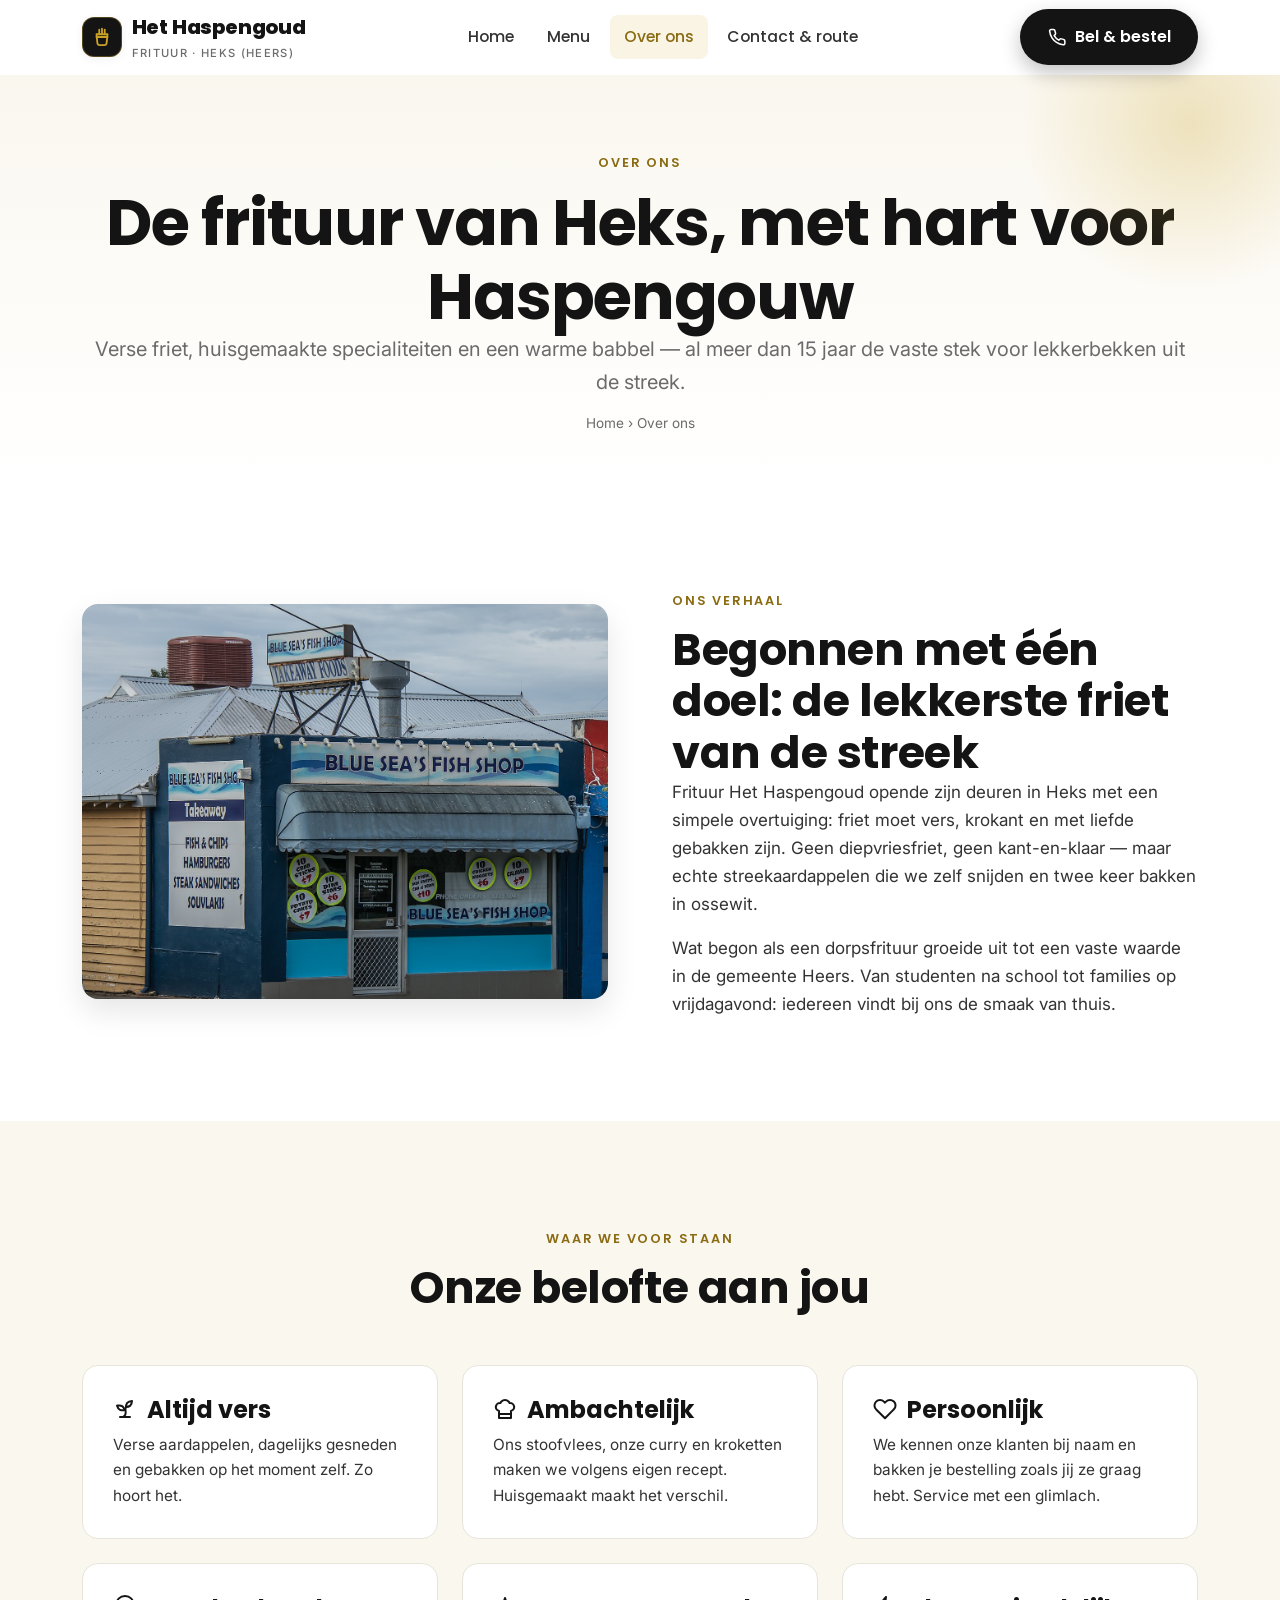
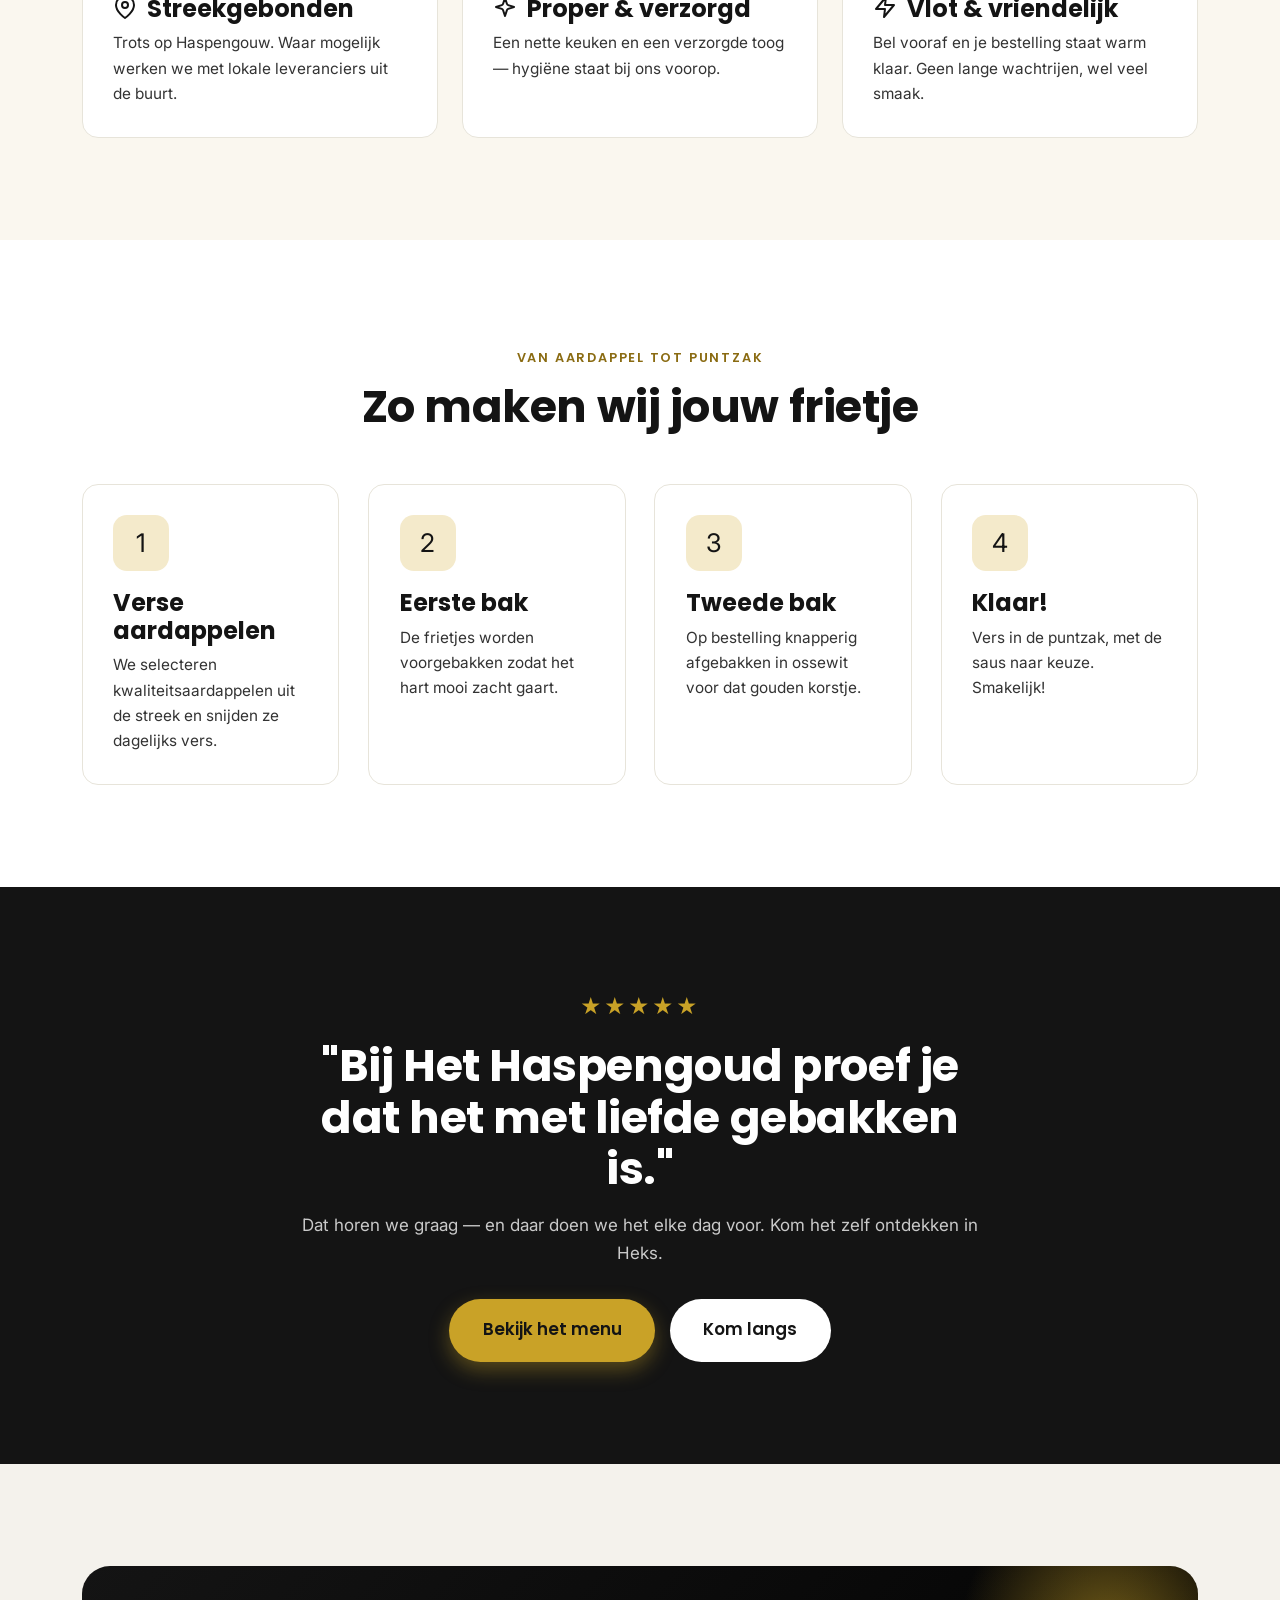
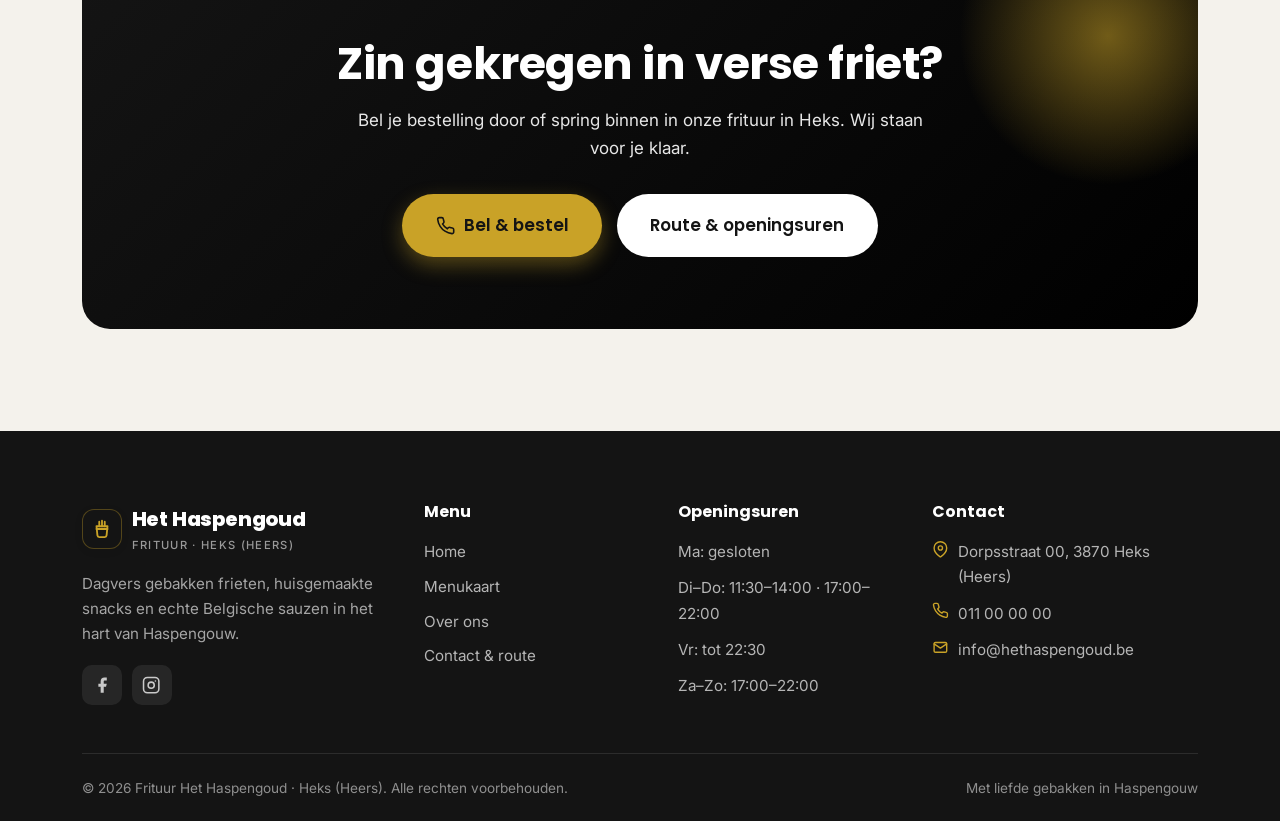
<file: over-ons.html>
<!DOCTYPE html>
<html lang="nl">
<head>
  <meta charset="UTF-8" />
  <meta name="viewport" content="width=device-width, initial-scale=1.0" />
  <title>Over ons — Frituur Het Haspengoud, Heks (Heers)</title>
  <meta name="description" content="Maak kennis met Frituur Het Haspengoud in Heks: een échte dorpsfrituur in Haspengouw met verse frieten, huisgemaakte specialiteiten en hartelijke service." />
  <meta property="og:type" content="website" />
  <meta property="og:title" content="Over ons — Frituur Het Haspengoud, Heks (Heers)" />
  <meta property="og:description" content="Een échte dorpsfrituur in het hart van Haspengouw. Ons verhaal, onze aanpak en onze passie voor verse friet." />
  <meta property="og:locale" content="nl_BE" />

  <link rel="preconnect" href="https://fonts.googleapis.com" />
  <link rel="preconnect" href="https://fonts.gstatic.com" crossorigin />
  <link href="https://fonts.googleapis.com/css2?family=Poppins:wght@500;600;700;800&family=Inter:wght@400;500;600&display=swap" rel="stylesheet" />
  <link rel="stylesheet" href="styles.css" />
</head>
<body>

  <!-- ============ SVG ICON SPRITE (verborgen) ============ -->
  <svg xmlns="http://www.w3.org/2000/svg" style="display:none" aria-hidden="true">
    <symbol id="i-fries" viewBox="0 0 24 24"><path d="M6 9h12l-1 10a2 2 0 0 1-2 1.8H9a2 2 0 0 1-2-1.8L6 9z"/><path d="M9 9V4M12 9V3M15 9V4"/><path d="M6 12h12"/></symbol>
    <symbol id="i-sprout" viewBox="0 0 24 24"><path d="M7 20h10"/><path d="M10 20c5.5-2.5.8-6.4 3-10"/><path d="M9.5 9.4c1.1.8 1.8 2.2 2.3 3.7-2 .4-3.5.4-4.8-.3-1.2-.6-2.3-1.9-3-4.2 2.8-.5 4.4 0 5.5.8z"/><path d="M14.1 6a7 7 0 0 0-1.1 4c1.9-.1 3.3-.6 4.3-1.4 1-1 1.6-2.3 1.7-4.6-2.7.1-4 1-4.9 2z"/></symbol>
    <symbol id="i-chef" viewBox="0 0 24 24"><path d="M6 13.87A4 4 0 0 1 7.41 6a5.11 5.11 0 0 1 1.05-1.54 5 5 0 0 1 7.08 0A5.11 5.11 0 0 1 16.59 6 4 4 0 0 1 18 13.87V21H6Z"/><line x1="6" y1="17" x2="18" y2="17"/></symbol>
    <symbol id="i-bolt" viewBox="0 0 24 24"><polygon points="13 2 3 14 12 14 11 22 21 10 12 10 13 2"/></symbol>
    <symbol id="i-phone" viewBox="0 0 24 24"><path d="M22 16.92v3a2 2 0 0 1-2.18 2 19.79 19.79 0 0 1-8.63-3.07 19.5 19.5 0 0 1-6-6 19.79 19.79 0 0 1-3.07-8.67A2 2 0 0 1 4.11 2h3a2 2 0 0 1 2 1.72c.13.96.36 1.9.7 2.81a2 2 0 0 1-.45 2.11L8.09 9.91a16 16 0 0 0 6 6l1.27-1.27a2 2 0 0 1 2.11-.45c.91.34 1.85.57 2.81.7A2 2 0 0 1 22 16.92z"/></symbol>
    <symbol id="i-pin" viewBox="0 0 24 24"><path d="M21 10c0 7-9 13-9 13s-9-6-9-13a9 9 0 0 1 18 0z"/><circle cx="12" cy="10" r="3"/></symbol>
    <symbol id="i-mail" viewBox="0 0 24 24"><rect x="3" y="5" width="18" height="14" rx="2"/><path d="m3 7 9 6 9-6"/></symbol>
    <symbol id="i-heart" viewBox="0 0 24 24"><path d="M20.8 4.6a5.5 5.5 0 0 0-7.8 0L12 5.7l-1.1-1.1a5.5 5.5 0 1 0-7.8 7.8l1.1 1.1L12 21.2l7.8-7.8 1.1-1.1a5.5 5.5 0 0 0 0-7.8z"/></symbol>
    <symbol id="i-sparkles" viewBox="0 0 24 24"><path d="m12 3 1.9 5.8a2 2 0 0 0 1.3 1.3L21 12l-5.8 1.9a2 2 0 0 0-1.3 1.3L12 21l-1.9-5.8a2 2 0 0 0-1.3-1.3L3 12l5.8-1.9a2 2 0 0 0 1.3-1.3z"/></symbol>
    <symbol id="i-shield" viewBox="0 0 24 24"><path d="M12 22s8-4 8-10V5l-8-3-8 3v7c0 6 8 10 8 10z"/><path d="m9 12 2 2 4-4"/></symbol>
    <symbol id="i-facebook" viewBox="0 0 24 24"><path d="M18 2h-3a5 5 0 0 0-5 5v3H7v4h3v8h4v-8h3l1-4h-4V7a1 1 0 0 1 1-1h3z"/></symbol>
    <symbol id="i-instagram" viewBox="0 0 24 24"><rect x="2" y="2" width="20" height="20" rx="5"/><circle cx="12" cy="12" r="4"/><line x1="17.5" y1="6.5" x2="17.51" y2="6.5"/></symbol>
  </svg>

  <!-- ============ HEADER ============ -->
  <header class="site-header">
    <div class="container nav">
      <a href="index.html" class="brand" aria-label="Frituur Het Haspengoud — home">
        <span class="brand__mark"><svg class="ico"><use href="#i-fries"/></svg></span>
        <span>Het Haspengoud<small>Frituur · Heks (Heers)</small></span>
      </a>
      <nav class="nav-links" aria-label="Hoofdmenu">
        <a href="index.html">Home</a>
        <a href="menu.html">Menu</a>
        <a href="over-ons.html">Over ons</a>
        <a href="contact.html">Contact &amp; route</a>
      </nav>
      <div class="nav-cta">
        <a href="tel:+3211000000" class="btn btn--primary nav-call" aria-label="Bel en bestel"><svg class="ico"><use href="#i-phone"/></svg><span class="nav-call__label"> Bel &amp; bestel</span></a>
        <button class="nav-toggle" aria-label="Menu openen" aria-expanded="false"><span></span><span></span><span></span></button>
      </div>
    </div>
  </header>

  <main>
    <!-- ============ PAGE HERO ============ -->
    <section class="page-hero">
      <div class="container">
        <span class="eyebrow">Over ons</span>
        <h1>De frituur van Heks, met hart voor Haspengouw</h1>
        <p class="lead">Verse friet, huisgemaakte specialiteiten en een warme babbel — al meer dan 15 jaar de vaste stek voor lekkerbekken uit de streek.</p>
        <p class="crumbs"><a href="index.html">Home</a> › Over ons</p>
      </div>
    </section>

    <!-- ============ VERHAAL ============ -->
    <section class="section">
      <div class="container split">
        <div class="reveal">
          <img src="images/verhaal.jpg" alt="Sfeerbeeld van de frituur met verse frieten en snacks" />
        </div>
        <div class="reveal d1">
          <span class="eyebrow">Ons verhaal</span>
          <h2>Begonnen met één doel: de lekkerste friet van de streek</h2>
          <p>Frituur Het Haspengoud opende zijn deuren in Heks met een simpele overtuiging: friet moet vers, krokant en met liefde gebakken zijn. Geen diepvriesfriet, geen kant-en-klaar — maar echte streekaardappelen die we zelf snijden en twee keer bakken in ossewit.</p>
          <p style="margin-top:1rem">Wat begon als een dorpsfrituur groeide uit tot een vaste waarde in de gemeente Heers. Van studenten na school tot families op vrijdagavond: iedereen vindt bij ons de smaak van thuis.</p>
        </div>
      </div>
    </section>

    <!-- ============ WAARDEN ============ -->
    <section class="section section--cream">
      <div class="container">
        <div class="section-head text-center reveal">
          <span class="eyebrow">Waar we voor staan</span>
          <h2>Onze belofte aan jou</h2>
        </div>
        <div class="values">
          <div class="value card reveal">
            <h3><span class="ic"><svg class="ico"><use href="#i-sprout"/></svg></span> Altijd vers</h3>
            <p>Verse aardappelen, dagelijks gesneden en gebakken op het moment zelf. Zo hoort het.</p>
          </div>
          <div class="value card reveal d1">
            <h3><span class="ic"><svg class="ico"><use href="#i-chef"/></svg></span> Ambachtelijk</h3>
            <p>Ons stoofvlees, onze curry en kroketten maken we volgens eigen recept. Huisgemaakt maakt het verschil.</p>
          </div>
          <div class="value card reveal d2">
            <h3><span class="ic"><svg class="ico"><use href="#i-heart"/></svg></span> Persoonlijk</h3>
            <p>We kennen onze klanten bij naam en bakken je bestelling zoals jij ze graag hebt. Service met een glimlach.</p>
          </div>
          <div class="value card reveal">
            <h3><span class="ic"><svg class="ico"><use href="#i-pin"/></svg></span> Streekgebonden</h3>
            <p>Trots op Haspengouw. Waar mogelijk werken we met lokale leveranciers uit de buurt.</p>
          </div>
          <div class="value card reveal d1">
            <h3><span class="ic"><svg class="ico"><use href="#i-sparkles"/></svg></span> Proper &amp; verzorgd</h3>
            <p>Een nette keuken en een verzorgde toog — hygiëne staat bij ons voorop.</p>
          </div>
          <div class="value card reveal d2">
            <h3><span class="ic"><svg class="ico"><use href="#i-bolt"/></svg></span> Vlot &amp; vriendelijk</h3>
            <p>Bel vooraf en je bestelling staat warm klaar. Geen lange wachtrijen, wel veel smaak.</p>
          </div>
        </div>
      </div>
    </section>

    <!-- ============ AANPAK / STAPPEN ============ -->
    <section class="section">
      <div class="container">
        <div class="section-head text-center reveal">
          <span class="eyebrow">Van aardappel tot puntzak</span>
          <h2>Zo maken wij jouw frietje</h2>
        </div>
        <div class="grid grid--4">
          <div class="card reveal"><div class="card__icon">1</div><h3>Verse aardappelen</h3><p>We selecteren kwaliteitsaardappelen uit de streek en snijden ze dagelijks vers.</p></div>
          <div class="card reveal d1"><div class="card__icon">2</div><h3>Eerste bak</h3><p>De frietjes worden voorgebakken zodat het hart mooi zacht gaart.</p></div>
          <div class="card reveal d2"><div class="card__icon">3</div><h3>Tweede bak</h3><p>Op bestelling knapperig afgebakken in ossewit voor dat gouden korstje.</p></div>
          <div class="card reveal d3"><div class="card__icon">4</div><h3>Klaar!</h3><p>Vers in de puntzak, met de saus naar keuze. Smakelijk!</p></div>
        </div>
      </div>
    </section>

    <!-- ============ QUOTE / SFEER ============ -->
    <section class="section section--dark">
      <div class="container text-center reveal" style="max-width:760px">
        <div class="stars" style="color:var(--geel);font-size:1.3rem;letter-spacing:3px">★★★★★</div>
        <h2 style="margin:1rem 0">"Bij Het Haspengoud proef je dat het met liefde gebakken is."</h2>
        <p>Dat horen we graag — en daar doen we het elke dag voor. Kom het zelf ontdekken in Heks.</p>
        <div class="btn-row center" style="margin-top:2rem">
          <a href="menu.html" class="btn btn--yellow btn--lg">Bekijk het menu</a>
          <a href="contact.html" class="btn btn--light btn--lg">Kom langs</a>
        </div>
      </div>
    </section>

    <!-- ============ SLOT CTA ============ -->
    <section class="section section--soft">
      <div class="container">
        <div class="cta-block reveal">
          <h2>Zin gekregen in verse friet?</h2>
          <p>Bel je bestelling door of spring binnen in onze frituur in Heks. Wij staan voor je klaar.</p>
          <div class="btn-row">
            <a href="tel:+3211000000" class="btn btn--yellow btn--lg"><svg class="ico"><use href="#i-phone"/></svg> Bel &amp; bestel</a>
            <a href="contact.html" class="btn btn--light btn--lg">Route &amp; openingsuren</a>
          </div>
        </div>
      </div>
    </section>
  </main>

  <!-- ============ FOOTER ============ -->
  <footer class="site-footer">
    <div class="container">
      <div class="footer-grid">
        <div class="footer-brand">
          <a href="index.html" class="brand"><span class="brand__mark"><svg class="ico"><use href="#i-fries"/></svg></span><span>Het Haspengoud<small>Frituur · Heks (Heers)</small></span></a>
          <p>Dagvers gebakken frieten, huisgemaakte snacks en echte Belgische sauzen in het hart van Haspengouw.</p>
          <div class="socials">
            <a href="#" aria-label="Facebook"><svg class="ico ico--fill"><use href="#i-facebook"/></svg></a>
            <a href="#" aria-label="Instagram"><svg class="ico"><use href="#i-instagram"/></svg></a>
          </div>
        </div>
        <div>
          <h4>Menu</h4>
          <nav class="footer-links">
            <a href="index.html">Home</a>
            <a href="menu.html">Menukaart</a>
            <a href="over-ons.html">Over ons</a>
            <a href="contact.html">Contact &amp; route</a>
          </nav>
        </div>
        <div>
          <h4>Openingsuren</h4>
          <ul class="footer-contact">
            <li>Ma: gesloten</li>
            <li>Di–Do: 11:30–14:00 · 17:00–22:00</li>
            <li>Vr: tot 22:30</li>
            <li>Za–Zo: 17:00–22:00</li>
          </ul>
        </div>
        <div>
          <h4>Contact</h4>
          <ul class="footer-contact">
            <li><svg class="ico"><use href="#i-pin"/></svg> Dorpsstraat 00, 3870 Heks (Heers)</li>
            <li><svg class="ico"><use href="#i-phone"/></svg> <a href="tel:+3211000000">011 00 00 00</a></li>
            <li><svg class="ico"><use href="#i-mail"/></svg> <a href="mailto:info@hethaspengoud.be">info@hethaspengoud.be</a></li>
          </ul>
        </div>
      </div>
      <div class="footer-bottom">
        <span>© <span data-year>2025</span> Frituur Het Haspengoud · Heks (Heers). Alle rechten voorbehouden.</span>
        <span>Met liefde gebakken in Haspengouw</span>
      </div>
    </div>
  </footer>

  <script src="scripts.js"></script>
</body>
</html>
</file>
<file: styles.css>
/* ============================================================
   FRITUUR HET HASPENGOUD — Gedeelde stylesheet
   Stijl: Modern & fris | Belgische frituur in Heks (Heers)
   Eén CSS-bestand voor alle pagina's. Mobile-first.
   ============================================================ */

/* -----------------------------
   1. CSS Variabelen (design tokens)
   ----------------------------- */
:root {
  /* Kleuren — huisstijl: zwart & goud */
  --tomato:      #141414;   /* Primair – zwart (knoppen/sterk accent) */
  --tomato-dark: #000000;
  --geel:        #C9A227;   /* Accent – goud */
  --geel-soft:   #F4EACB;   /* Zacht goud (achtergrondtint) */
  --geel-deep:   #8A6B12;   /* Diep goud – leesbaar op lichte achtergrond */
  --ink:         #141414;   /* Bijna zwart, voor tekst/koppen */
  --charcoal:    #333333;
  --grey:        #6B6B6B;
  --line:        #E7E4DA;
  --cream:       #FAF7EF;   /* Warme ivoren sectie-achtergrond */
  --soft:        #F4F2EC;
  --white:       #FFFFFF;

  /* Typografie */
  --font-head: 'Poppins', system-ui, -apple-system, 'Segoe UI', sans-serif;
  --font-body: 'Inter', system-ui, -apple-system, 'Segoe UI', sans-serif;

  /* Spacing / layout */
  --maxw: 1180px;
  --gap: clamp(1rem, 2vw, 2rem);
  --radius: 16px;
  --radius-sm: 10px;
  --shadow-sm: 0 2px 10px rgba(0,0,0,.06);
  --shadow-md: 0 12px 30px rgba(0,0,0,.10);
  --shadow-lg: 0 24px 60px rgba(0,0,0,.16);
  --transition: .28s cubic-bezier(.4,0,.2,1);
}

/* -----------------------------
   2. Reset / normalize
   ----------------------------- */
*, *::before, *::after { box-sizing: border-box; margin: 0; padding: 0; }
html { scroll-behavior: smooth; -webkit-text-size-adjust: 100%; }
body {
  font-family: var(--font-body);
  color: var(--ink);
  background: var(--white);
  line-height: 1.65;
  font-size: 17px;
  -webkit-font-smoothing: antialiased;
  overflow-x: hidden;
}
img { max-width: 100%; display: block; height: auto; }
a { color: inherit; text-decoration: none; }
ul { list-style: none; }
button { font-family: inherit; cursor: pointer; border: none; background: none; }
input, textarea, select { font-family: inherit; font-size: 1rem; }

/* -----------------------------
   3. Typografie
   ----------------------------- */
h1, h2, h3, h4 { font-family: var(--font-head); font-weight: 700; line-height: 1.15; color: var(--ink); }
h1 { font-size: clamp(2.2rem, 5.5vw, 4rem); letter-spacing: -.02em; }
h2 { font-size: clamp(1.8rem, 4vw, 2.8rem); letter-spacing: -.01em; }
h3 { font-size: clamp(1.2rem, 2.2vw, 1.5rem); }
p  { color: var(--charcoal); }
.lead { font-size: clamp(1.05rem, 1.6vw, 1.25rem); color: var(--grey); }

/* Kleine sectie-labels boven titels */
.eyebrow {
  display: inline-block;
  font-family: var(--font-head);
  font-weight: 600;
  font-size: .8rem;
  letter-spacing: .14em;
  text-transform: uppercase;
  color: var(--geel-deep);
  margin-bottom: .8rem;
}

/* -----------------------------
   4. Layout helpers
   ----------------------------- */
.container { width: 100%; max-width: var(--maxw); margin-inline: auto; padding-inline: clamp(1.1rem, 4vw, 2rem); }
.section { padding: clamp(3.5rem, 8vw, 7rem) 0; }
.section--soft  { background: var(--soft); }
.section--cream { background: var(--cream); }
.section--dark  { background: var(--ink); color: #fff; }
.section--dark h2, .section--dark h3 { color: #fff; }
.section--dark p { color: #C9C9C9; }
.text-center { text-align: center; }
.section-head { max-width: 640px; margin: 0 auto clamp(2rem, 4vw, 3.2rem); }
.section-head.text-center { text-align: center; }

/* -----------------------------
   5. Buttons
   ----------------------------- */
.btn {
  display: inline-flex; align-items: center; justify-content: center; gap: .55rem;
  font-family: var(--font-head); font-weight: 600; font-size: 1rem;
  padding: .95rem 1.7rem; border-radius: 999px;
  transition: transform var(--transition), box-shadow var(--transition), background var(--transition), color var(--transition);
  white-space: nowrap;
}
.btn:active { transform: translateY(1px); }
.btn--primary { background: var(--tomato); color: #fff; box-shadow: 0 8px 20px rgba(0,0,0,.24); }
.btn--primary:hover { background: var(--tomato-dark); transform: translateY(-2px); box-shadow: 0 12px 26px rgba(0,0,0,.32); }
.btn--yellow { background: var(--geel); color: var(--ink); box-shadow: 0 8px 20px rgba(201,162,39,.38); }
.btn--yellow:hover { background: #D9B23E; transform: translateY(-2px); box-shadow: 0 12px 26px rgba(201,162,39,.5); }
.btn--ghost { background: transparent; color: var(--ink); border: 2px solid var(--line); }
.btn--ghost:hover { border-color: var(--ink); transform: translateY(-2px); }
.btn--light { background: #fff; color: var(--ink); }
.btn--light:hover { transform: translateY(-2px); box-shadow: var(--shadow-md); }
.btn--lg { padding: 1.1rem 2.1rem; font-size: 1.05rem; }
.btn-row { display: flex; flex-wrap: wrap; gap: .9rem; }
.btn-row.center { justify-content: center; }

/* -----------------------------
   6. Header / navigatie
   ----------------------------- */
.site-header {
  position: sticky; top: 0; z-index: 100;
  background: rgba(255,255,255,.92);
  backdrop-filter: saturate(180%) blur(12px);
  border-bottom: 1px solid transparent;
  transition: box-shadow var(--transition), border-color var(--transition);
}
.site-header.scrolled { box-shadow: var(--shadow-sm); border-color: var(--line); }
.nav { display: flex; align-items: center; justify-content: space-between; height: 74px; }
.brand { display: flex; align-items: center; gap: .6rem; font-family: var(--font-head); font-weight: 800; font-size: 1.25rem; letter-spacing: -.01em; }
.brand__mark {
  width: 40px; height: 40px; border-radius: 12px; flex: none;
  background: var(--tomato); color: var(--geel);
  display: grid; place-items: center; font-size: 1.3rem; box-shadow: var(--shadow-sm); border: 1px solid rgba(201,162,39,.35);
}
.brand small { display: block; font-family: var(--font-body); font-weight: 500; font-size: .7rem; letter-spacing: .12em; text-transform: uppercase; color: var(--grey); }

.nav-links { display: flex; align-items: center; gap: .3rem; }
.nav-links a {
  font-family: var(--font-head); font-weight: 500; font-size: .98rem;
  padding: .55rem .9rem; border-radius: 8px; color: var(--charcoal);
  transition: color var(--transition), background var(--transition);
}
.nav-links a:hover, .nav-links a.active { color: var(--geel-deep); background: rgba(201,162,39,.12); }
.nav-cta { display: flex; align-items: center; gap: .6rem; }

.nav-toggle { display: none; width: 44px; height: 44px; border-radius: 10px; }
.nav-toggle span { display: block; width: 22px; height: 2px; background: var(--ink); margin: 5px auto; border-radius: 2px; transition: var(--transition); }
.nav-toggle.open span:nth-child(1) { transform: translateY(7px) rotate(45deg); }
.nav-toggle.open span:nth-child(2) { opacity: 0; }
.nav-toggle.open span:nth-child(3) { transform: translateY(-7px) rotate(-45deg); }

/* -----------------------------
   7. Hero
   ----------------------------- */
.hero { position: relative; padding: clamp(3rem, 7vw, 5.5rem) 0 clamp(3.5rem, 8vw, 6rem); background: linear-gradient(180deg, var(--cream), #fff); overflow: hidden; }
.hero::before {
  content: ""; position: absolute; top: -140px; right: -120px; width: 460px; height: 460px;
  background: radial-gradient(circle, rgba(201,162,39,.32), transparent 70%); border-radius: 50%; pointer-events: none;
}
.hero::after {
  content: ""; position: absolute; bottom: -160px; left: -140px; width: 420px; height: 420px;
  background: radial-gradient(circle, rgba(20,20,20,.10), transparent 70%); border-radius: 50%; pointer-events: none;
}
.hero__grid { position: relative; display: grid; grid-template-columns: 1.05fr .95fr; gap: clamp(2rem, 5vw, 4rem); align-items: center; }
.hero__badge {
  display: inline-flex; align-items: center; gap: .5rem; background: #fff; border: 1px solid var(--line);
  padding: .45rem .9rem; border-radius: 999px; font-size: .85rem; font-weight: 600; color: var(--charcoal);
  box-shadow: var(--shadow-sm); margin-bottom: 1.4rem;
}
.hero__badge .dot { width: 9px; height: 9px; border-radius: 50%; background: #2ecc71; box-shadow: 0 0 0 4px rgba(46,204,113,.18); }
.hero h1 span { color: var(--geel-deep); }
.hero p.lead { margin: 1.2rem 0 1.8rem; max-width: 42ch; }
.hero__meta { display: flex; flex-wrap: wrap; gap: 1.4rem; margin-top: 2rem; }
.hero__meta div { display: flex; align-items: center; gap: .55rem; font-size: .92rem; color: var(--charcoal); font-weight: 500; }
.hero__meta .ic { font-size: 1.15rem; }

.hero__media { position: relative; }
.hero__media img { width: 100%; border-radius: var(--radius); box-shadow: var(--shadow-lg); aspect-ratio: 4/5; object-fit: cover; }
.hero__float {
  position: absolute; left: -18px; bottom: 26px; background: #fff; border-radius: 14px;
  padding: .9rem 1.1rem; box-shadow: var(--shadow-md); display: flex; align-items: center; gap: .7rem;
}
.hero__float .stars { color: var(--geel); font-size: 1rem; letter-spacing: 1px; }
.hero__float strong { font-family: var(--font-head); font-size: 1.05rem; }
.hero__float small { display: block; color: var(--grey); font-size: .78rem; }

/* -----------------------------
   8. Feature / info balk
   ----------------------------- */
.strip { background: var(--ink); color: #fff; }
.strip .container { display: grid; grid-template-columns: repeat(3, 1fr); gap: 1.5rem; padding-block: 1.8rem; }
.strip__item { display: flex; align-items: center; gap: .8rem; justify-content: center; text-align: left; }
.strip__item .ic { font-size: 1.6rem; }
.strip__item strong { display: block; font-family: var(--font-head); }
.strip__item small { color: #B9B9B9; font-size: .82rem; }

/* -----------------------------
   9. Cards / grids
   ----------------------------- */
.grid { display: grid; gap: clamp(1.1rem, 2.4vw, 1.8rem); }
.grid--3 { grid-template-columns: repeat(3, 1fr); }
.grid--2 { grid-template-columns: repeat(2, 1fr); }
.grid--4 { grid-template-columns: repeat(4, 1fr); }

.card {
  background: #fff; border: 1px solid var(--line); border-radius: var(--radius);
  padding: 1.9rem; transition: transform var(--transition), box-shadow var(--transition), border-color var(--transition);
}
.card:hover { transform: translateY(-6px); box-shadow: var(--shadow-md); border-color: transparent; }
.card__icon {
  width: 56px; height: 56px; border-radius: 14px; display: grid; place-items: center;
  font-size: 1.6rem; background: var(--geel-soft); margin-bottom: 1.1rem;
}
.card h3 { margin-bottom: .5rem; }
.card p { font-size: .96rem; }

/* Specialiteit-kaart met beeld */
.spec-card { background: #fff; border: 1px solid var(--line); border-radius: var(--radius); overflow: hidden; transition: transform var(--transition), box-shadow var(--transition); }
.spec-card:hover { transform: translateY(-6px); box-shadow: var(--shadow-md); }
.spec-card img { aspect-ratio: 3/2; object-fit: cover; width: 100%; }
.spec-card__body { padding: 1.4rem 1.5rem 1.7rem; }
.spec-card__body h3 { margin-bottom: .35rem; }
.spec-card__body p { font-size: .93rem; }

/* -----------------------------
   10. Stats
   ----------------------------- */
.stats { display: grid; grid-template-columns: repeat(4, 1fr); gap: 1.5rem; text-align: center; }
.stat__num { font-family: var(--font-head); font-weight: 800; font-size: clamp(2rem, 4vw, 3rem); color: var(--geel-deep); line-height: 1; }
.stat__label { color: var(--grey); font-size: .95rem; margin-top: .4rem; }

/* -----------------------------
   11. Menu (menukaart)
   ----------------------------- */
.menu-tabs { display: flex; flex-wrap: wrap; gap: .6rem; justify-content: center; margin-bottom: 2.5rem; }
.menu-tab {
  font-family: var(--font-head); font-weight: 600; font-size: .95rem; padding: .6rem 1.2rem;
  border-radius: 999px; border: 1px solid var(--line); background: #fff; color: var(--charcoal);
  transition: var(--transition);
}
.menu-tab:hover { border-color: var(--geel); color: var(--geel-deep); }
.menu-tab.active { background: var(--tomato); color: #fff; border-color: var(--tomato); }

.menu-panel { display: none; animation: fadeUp .4s ease; }
.menu-panel.active { display: block; }

.menu-list { display: grid; grid-template-columns: repeat(2, 1fr); gap: .4rem 3rem; }
.menu-item {
  display: flex; align-items: baseline; gap: .8rem; padding: .85rem 0; border-bottom: 1px dashed var(--line);
}
.menu-item__name { font-family: var(--font-head); font-weight: 600; font-size: 1.02rem; white-space: nowrap; }
.menu-item__desc { color: var(--grey); font-size: .86rem; }
.menu-item__dots { flex: 1; border-bottom: 2px dotted var(--line); transform: translateY(-4px); min-width: 12px; }
.menu-item__price { font-family: var(--font-head); font-weight: 700; color: var(--geel-deep); white-space: nowrap; }
.menu-note { margin-top: 1.8rem; font-size: .88rem; color: var(--grey); text-align: center; }

.tag { display: inline-block; font-family: var(--font-head); font-size: .68rem; font-weight: 700; letter-spacing: .05em; text-transform: uppercase; padding: .15rem .5rem; border-radius: 6px; background: var(--geel); color: var(--ink); margin-left: .5rem; vertical-align: middle; }
.tag--hot { background: var(--tomato); color: #fff; }

/* -----------------------------
   12. Openingsuren
   ----------------------------- */
.hours { display: grid; gap: .1rem; }
.hours__row { display: flex; justify-content: space-between; gap: 1rem; padding: .75rem 0; border-bottom: 1px solid var(--line); }
.hours__row:last-child { border-bottom: none; }
.hours__day { font-family: var(--font-head); font-weight: 600; }
.hours__time { color: var(--charcoal); }
.hours__row.closed .hours__time { color: var(--grey); font-weight: 600; }
.hours__row.today { background: var(--geel-soft); margin-inline: -1rem; padding-inline: 1rem; border-radius: 8px; border-bottom: none; }

/* -----------------------------
   13. Testimonials
   ----------------------------- */
.quote-card { background: #fff; border: 1px solid var(--line); border-radius: var(--radius); padding: 2rem; }
.quote-card .stars { color: var(--geel); letter-spacing: 2px; margin-bottom: .9rem; }
.quote-card p { font-size: 1.02rem; color: var(--ink); }
.quote-card__who { display: flex; align-items: center; gap: .8rem; margin-top: 1.4rem; }
.quote-card__avatar { width: 44px; height: 44px; border-radius: 50%; background: var(--geel-soft); display: grid; place-items: center; font-family: var(--font-head); font-weight: 700; color: var(--tomato); }
.quote-card__who strong { font-family: var(--font-head); display: block; }
.quote-card__who small { color: var(--grey); }

/* -----------------------------
   14. Over ons / split content
   ----------------------------- */
.split { display: grid; grid-template-columns: 1fr 1fr; gap: clamp(2rem, 5vw, 4rem); align-items: center; }
.split img { border-radius: var(--radius); box-shadow: var(--shadow-md); width: 100%; aspect-ratio: 4/3; object-fit: cover; }
.split__list { margin-top: 1.4rem; display: grid; gap: .8rem; }
.split__list li { display: flex; gap: .7rem; align-items: flex-start; }
.split__list .ck { color: var(--tomato); font-weight: 700; flex: none; }

.values { display: grid; grid-template-columns: repeat(3,1fr); gap: 1.5rem; }
.value h3 { display: flex; align-items: center; gap: .6rem; margin-bottom: .5rem; }
.value .ic { font-size: 1.4rem; }

/* -----------------------------
   15. CTA blok
   ----------------------------- */
.cta-block { position: relative; background: linear-gradient(135deg, var(--tomato), var(--tomato-dark)); color: #fff; border-radius: clamp(18px, 3vw, 28px); padding: clamp(2.5rem, 6vw, 4.5rem); overflow: hidden; text-align: center; }
.cta-block::before { content: ""; position: absolute; top: -80px; right: -60px; width: 300px; height: 300px; background: radial-gradient(circle, rgba(201,162,39,.55), transparent 70%); border-radius: 50%; }
.cta-block h2 { color: #fff; position: relative; }
.cta-block p { color: rgba(255,255,255,.9); position: relative; max-width: 52ch; margin: 1rem auto 2rem; }
.cta-block .btn-row { position: relative; justify-content: center; }

/* -----------------------------
   16. Contact / formulier
   ----------------------------- */
.contact-grid { display: grid; grid-template-columns: 1fr 1fr; gap: clamp(2rem, 4vw, 3.5rem); align-items: start; }
.info-card { display: flex; gap: 1rem; padding: 1.3rem; border: 1px solid var(--line); border-radius: var(--radius); background: #fff; transition: var(--transition); }
.info-card:hover { box-shadow: var(--shadow-sm); border-color: transparent; }
.info-card .ic { width: 46px; height: 46px; border-radius: 12px; background: var(--geel-soft); display: grid; place-items: center; font-size: 1.3rem; flex: none; }
.info-card h3 { font-size: 1.05rem; margin-bottom: .2rem; }
.info-card a, .info-card p { color: var(--charcoal); font-size: .96rem; }
.info-card a:hover { color: var(--geel-deep); }
.info-stack { display: grid; gap: 1rem; }

.form { background: #fff; border: 1px solid var(--line); border-radius: var(--radius); padding: clamp(1.5rem, 3vw, 2.4rem); box-shadow: var(--shadow-sm); }
.field { margin-bottom: 1.1rem; }
.field label { display: block; font-family: var(--font-head); font-weight: 600; font-size: .9rem; margin-bottom: .4rem; }
.field input, .field textarea, .field select {
  width: 100%; padding: .85rem 1rem; border: 1px solid var(--line); border-radius: var(--radius-sm);
  background: var(--soft); transition: var(--transition); color: var(--ink);
}
.field input:focus, .field textarea:focus, .field select:focus { outline: none; border-color: var(--geel-deep); background: #fff; box-shadow: 0 0 0 4px rgba(201,162,39,.18); }
.field textarea { min-height: 130px; resize: vertical; }
.field.error input, .field.error textarea { border-color: #CC3A30; }
.field .err-msg { display: none; color: #CC3A30; font-size: .82rem; margin-top: .35rem; }
.field.error .err-msg { display: block; }
.form-note { font-size: .82rem; color: var(--grey); margin-top: .6rem; }
.form-success { display: none; padding: 1rem 1.2rem; background: #e8f8ee; border: 1px solid #b6e6c8; border-radius: var(--radius-sm); color: #1c7a42; font-weight: 600; margin-bottom: 1rem; }
.form-success.show { display: block; animation: fadeUp .4s ease; }

/* Kaart / map placeholder */
.map-embed { border-radius: var(--radius); overflow: hidden; box-shadow: var(--shadow-sm); border: 1px solid var(--line); }
.map-embed iframe { display: block; width: 100%; height: 100%; min-height: 340px; border: 0; }

/* -----------------------------
   17. FAQ
   ----------------------------- */
.faq { max-width: 760px; margin-inline: auto; }
.faq-item { border: 1px solid var(--line); border-radius: var(--radius-sm); margin-bottom: .8rem; background: #fff; overflow: hidden; }
.faq-q { width: 100%; text-align: left; display: flex; justify-content: space-between; align-items: center; gap: 1rem; padding: 1.15rem 1.3rem; font-family: var(--font-head); font-weight: 600; font-size: 1.02rem; }
.faq-q .plus { flex: none; font-size: 1.4rem; color: var(--geel-deep); transition: var(--transition); }
.faq-item.open .plus { transform: rotate(45deg); }
.faq-a { max-height: 0; overflow: hidden; transition: max-height var(--transition); }
.faq-a p { padding: 0 1.3rem 1.2rem; color: var(--grey); font-size: .96rem; }

/* -----------------------------
   18. Footer
   ----------------------------- */
.site-footer { background: var(--ink); color: #C9C9C9; padding-top: clamp(3rem, 6vw, 4.5rem); }
.footer-grid { display: grid; grid-template-columns: 1.4fr 1fr 1fr 1.2fr; gap: 2rem; padding-bottom: 3rem; }
.footer-brand .brand { color: #fff; margin-bottom: 1rem; }
.footer-brand .brand small { color: #9a9a9a; }
.footer-brand p { color: #A5A5A5; font-size: .95rem; max-width: 34ch; }
.site-footer h4 { color: #fff; font-size: 1rem; margin-bottom: 1.1rem; }
.footer-links { display: grid; gap: .6rem; }
.footer-links a, .footer-contact li { color: #B5B5B5; font-size: .95rem; transition: color var(--transition); }
.footer-links a:hover { color: var(--geel); }
.footer-contact { display: grid; gap: .7rem; }
.footer-contact li { display: flex; gap: .6rem; align-items: flex-start; }
.socials { display: flex; gap: .6rem; margin-top: 1.2rem; }
.socials a { width: 40px; height: 40px; border-radius: 10px; background: rgba(255,255,255,.08); display: grid; place-items: center; font-size: 1.1rem; transition: var(--transition); }
.socials a:hover { background: var(--geel); color: var(--ink); transform: translateY(-2px); }
.footer-bottom { border-top: 1px solid rgba(255,255,255,.1); padding: 1.4rem 0; display: flex; flex-wrap: wrap; gap: .6rem 1.5rem; justify-content: space-between; align-items: center; font-size: .85rem; color: #8f8f8f; }

/* -----------------------------
   19. Page hero (subpagina's)
   ----------------------------- */
.page-hero { background: linear-gradient(180deg, var(--cream), #fff); padding: clamp(2.6rem, 6vw, 4.5rem) 0 clamp(2rem, 4vw, 3rem); text-align: center; position: relative; overflow: hidden; }
.page-hero::before { content: ""; position: absolute; top: -120px; right: -80px; width: 340px; height: 340px; background: radial-gradient(circle, rgba(201,162,39,.26), transparent 70%); border-radius: 50%; }
.page-hero p { position: relative; }
.crumbs { position: relative; font-size: .85rem; color: var(--grey); margin-top: .8rem; }
.crumbs a:hover { color: var(--geel-deep); }

/* -----------------------------
   20. Scroll-reveal animatie
   ----------------------------- */
.reveal { opacity: 0; transform: translateY(28px); transition: opacity .7s ease, transform .7s ease; }
.reveal.visible { opacity: 1; transform: none; }
.reveal.d1 { transition-delay: .08s; }
.reveal.d2 { transition-delay: .16s; }
.reveal.d3 { transition-delay: .24s; }
@keyframes fadeUp { from { opacity: 0; transform: translateY(14px); } to { opacity: 1; transform: none; } }

/* -----------------------------
   21. Responsive
   ----------------------------- */
@media (max-width: 940px) {
  .hero__grid { grid-template-columns: 1fr; }
  .hero__media { order: -1; max-width: 460px; margin-inline: auto; }
  .hero__media img { aspect-ratio: 16/10; }
  .split, .contact-grid { grid-template-columns: 1fr; }
  .grid--4 { grid-template-columns: repeat(2, 1fr); }
  .values { grid-template-columns: 1fr; }
  .footer-grid { grid-template-columns: 1fr 1fr; }
  .stats { grid-template-columns: repeat(2, 1fr); gap: 2rem 1rem; }
}
@media (max-width: 760px) {
  /* Mobiele nav */
  .nav-toggle { display: block; }
  .nav-links {
    position: fixed; inset: 74px 0 auto 0; flex-direction: column; align-items: stretch;
    background: #fff; padding: 1rem 1.2rem 1.6rem; gap: .2rem; box-shadow: var(--shadow-md);
    transform: translateY(-140%); transition: transform var(--transition); border-bottom: 1px solid var(--line);
  }
  .nav-links.open { transform: translateY(0); }
  .nav-links a { padding: .9rem 1rem; font-size: 1.05rem; }
  .nav-cta .btn:not(.nav-call) { display: none; }
  /* Compacte header op mobiel: merknaam blijft op één regel, CTA wordt icoon-knop */
  .brand { font-size: 1.1rem; gap: .5rem; }
  .brand > span { white-space: nowrap; }
  .brand small { font-size: .6rem; letter-spacing: .1em; }
  .brand__mark { width: 36px; height: 36px; }
  .nav-cta { gap: .45rem; }
  .nav-call { width: 46px; height: 46px; padding: 0; border-radius: 50%; }
  .nav-call .ico { width: 1.25rem; height: 1.25rem; }
  .nav-call__label { display: none; }

  .grid--3, .grid--2, .grid--4 { grid-template-columns: 1fr; }
  .strip .container { grid-template-columns: 1fr; gap: 1rem; }
  .menu-list { grid-template-columns: 1fr; gap: 0 0; }
  .footer-grid { grid-template-columns: 1fr; }
  .footer-bottom { flex-direction: column; text-align: center; }
  .hero__float { left: 50%; transform: translateX(-50%); bottom: -22px; }
}
@media (max-width: 420px) {
  .stats { grid-template-columns: 1fr; }
  .btn-row .btn { width: 100%; }
}

/* Toegankelijkheid: respecteer reduced motion */
@media (prefers-reduced-motion: reduce) {
  * { animation: none !important; transition: none !important; scroll-behavior: auto !important; }
  .reveal { opacity: 1; transform: none; }
}

/* -----------------------------
   22. SVG iconen
   ----------------------------- */
.ico {
  width: 1.2em; height: 1.2em; flex: none; display: inline-block; vertical-align: -0.15em;
  fill: none; stroke: currentColor; stroke-width: 2; stroke-linecap: round; stroke-linejoin: round;
}
.ico--fill { fill: currentColor; stroke: none; }

.btn .ico { width: 1.15em; height: 1.15em; }
.brand__mark .ico { width: 22px; height: 22px; }
.strip__item .ic .ico { width: 1.7rem; height: 1.7rem; stroke: var(--geel); }
.hero__meta .ic .ico { width: 1.2rem; height: 1.2rem; stroke: var(--tomato); }
.info-card .ic .ico { width: 1.4rem; height: 1.4rem; stroke: var(--tomato); }
.value .ic .ico { width: 1.5rem; height: 1.5rem; stroke: var(--tomato); }
.card__icon .ico { width: 1.7rem; height: 1.7rem; stroke: var(--tomato); }
.split__list .ck .ico { width: 1.15rem; height: 1.15rem; stroke: var(--tomato); stroke-width: 2.4; }
.socials a .ico { width: 1.15rem; height: 1.15rem; }
.footer-contact .ico { width: 1.05rem; height: 1.05rem; stroke: var(--geel); flex: none; margin-top: .12rem; }
.heading-ico { width: 1.3rem; height: 1.3rem; stroke: var(--tomato); vertical-align: -0.2em; margin-right: .35rem; }
.form-success .ico { width: 1.1rem; height: 1.1rem; stroke: #1c7a42; vertical-align: -0.15em; margin-right: .3rem; }
</file>
